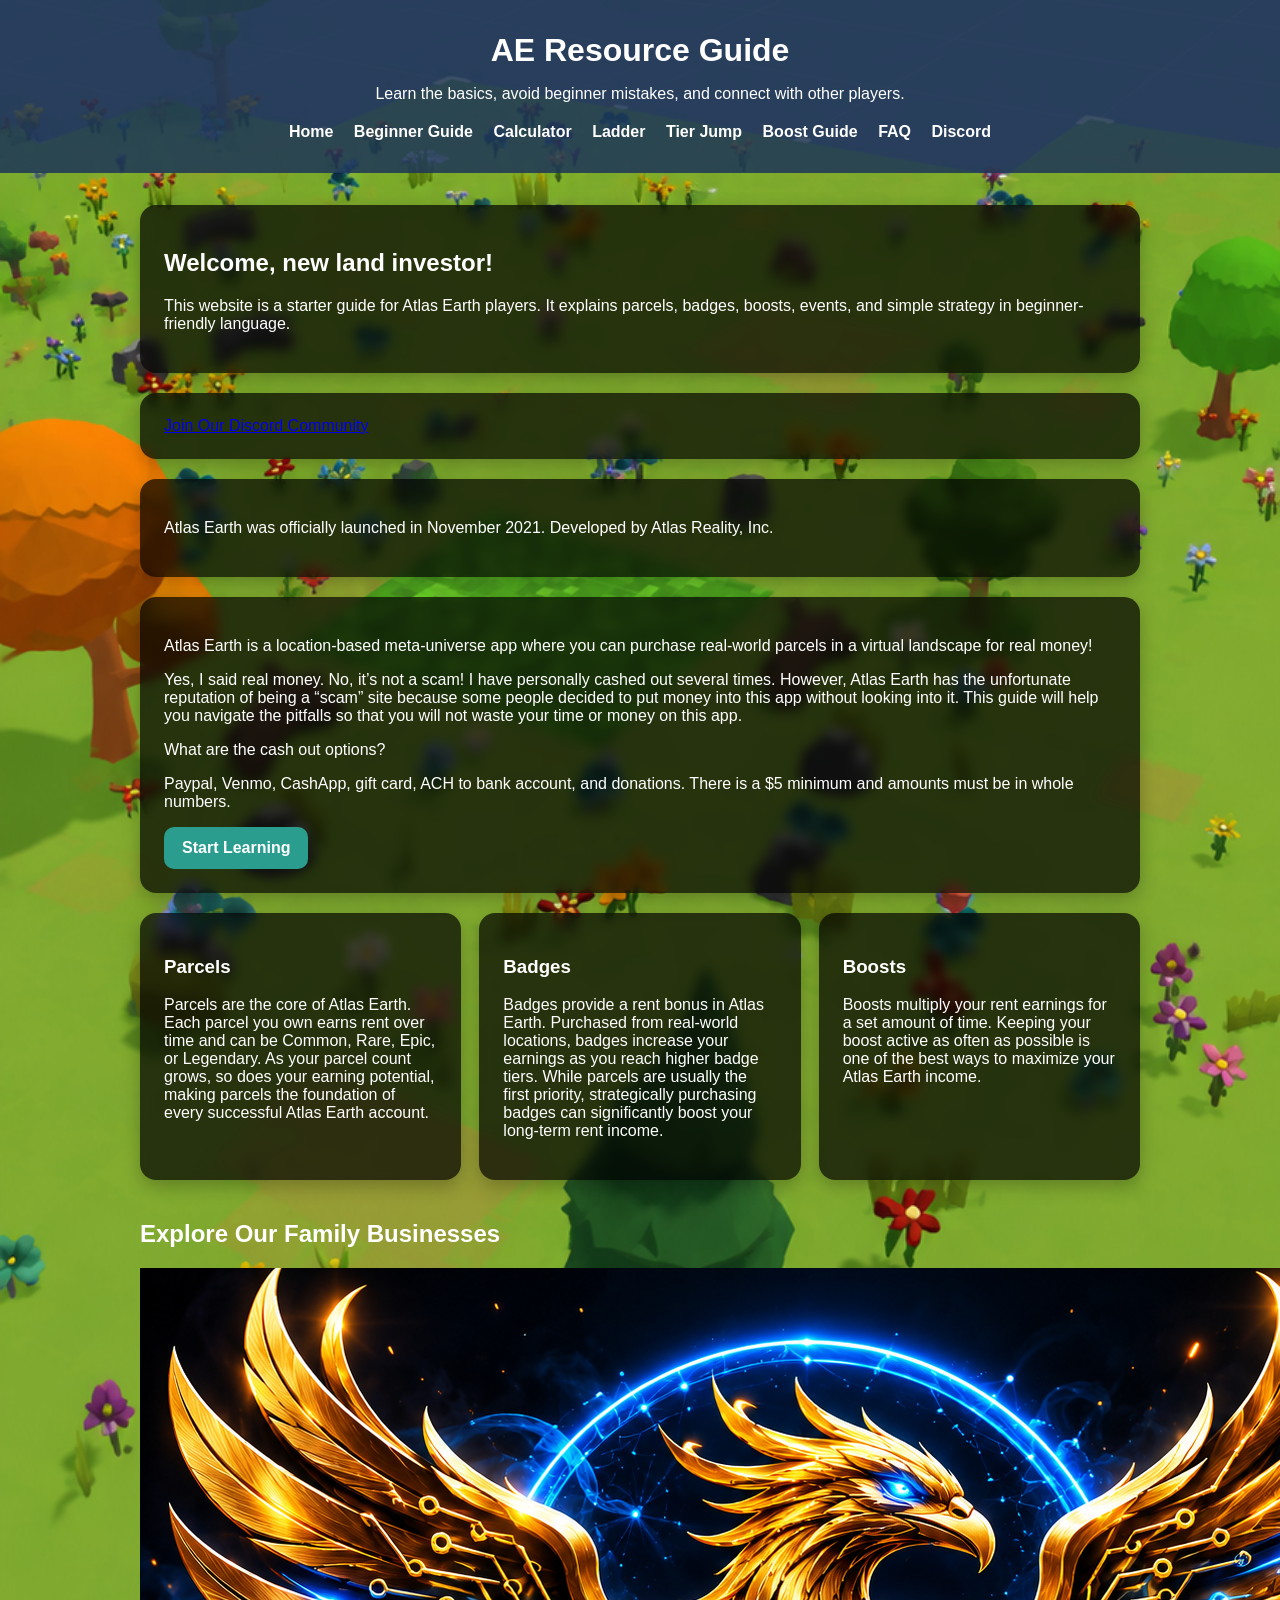
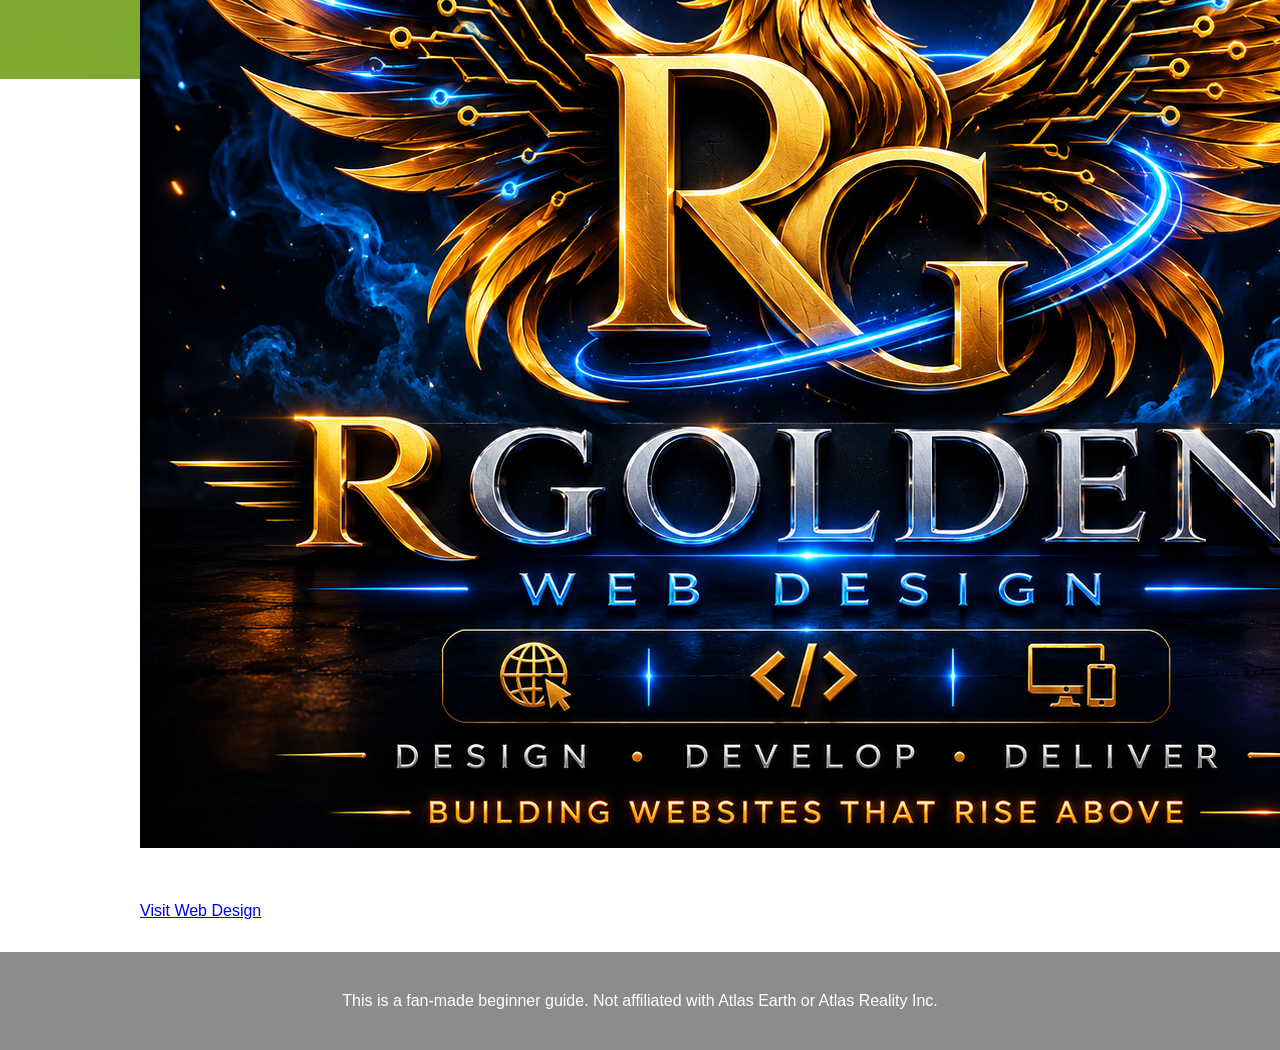
<file: index.html>
<!DOCTYPE html>
<html lang="en">
<head>
  <meta charset="UTF-8" />
  <meta name="viewport" content="width=device-width, initial-scale=1.0" />

  <title>AE Resource Guide | Atlas Earth Calculator, Guides & Tools</title>

<meta name="description" content="AE Resource Guide provides Atlas Earth players with calculators, beginner guides, boost strategies, badge information, and tools to maximize their Atlas Earth experience.">

<meta name="keywords" content="Atlas Earth, Atlas Earth calculator, Atlas Earth guide, Atlas Bucks, Atlas Earth badges, Atlas Earth strategy">

  <meta property="og:title" content="AE Resource Guide | Atlas Earth Tools & Guides">
<meta property="og:description" content="Atlas Earth calculators, guides, strategies, and resources.">
  <meta property="og:image" content="https://aeresourceguide.com/ae-logo.png">
<meta property="og:url" content="https://aeresourceguide.com/">
<meta property="og:type" content="website">

<meta name="twitter:card" content="summary">

<link rel="canonical" href="https://aeresourceguide.com/">
  

    <script type="application/ld+json">
{
  "@context": "https://schema.org",
  "@type": "WebSite",
  "name": "AE Resource Guide",
  "url": "https://aeresourceguide.com/",
  "description": "The ultimate Atlas Earth resource guide featuring calculators, guides, boost strategies, badge information, and tools to help players maximize their Atlas Earth experience.",
  "about": {
    "@type": "VideoGame",
    "name": "Atlas Earth",
    "genre": "Mobile Strategy Game",
    "publisher": {
      "@type": "Organization",
      "name": "Atlas Reality"
    }
  },
  "publisher": {
    "@type": "Organization",
    "name": "AE Resource Guide",
    "url": "https://aeresourceguide.com/"
  }
}
</script>
  
  <!-- Connects the CSS file -->
  <link rel="stylesheet" href="atlas-style.css">
</head>

<body>

  <!-- Website Header -->
  <header class="site-header">

    <h1>AE Resource Guide</h1>

    <p>
      Learn the basics, avoid beginner mistakes,
      and connect with other players.
    </p>

    <!-- Navigation Menu -->
    <nav>
      <a href="index.html">Home</a>
      <a href="guide.html">Beginner Guide</a>
      <a href="calculator.html">Calculator</a>
      <a href="challenge-ladder.html">Ladder</a>
      <a href="tier-jump.html">Tier Jump</a>
      <a href="atlas-boost.html">Boost Guide</a>
      <a href="faq.html">FAQ</a>
      <a href="https://discord.gg/xw7KMxheKb" target="_blank">Discord</a>

    </nav>

  </header>

  <!-- Main Website Content -->
  <main class="container">

    <!-- Hero Section -->
    <section class="hero-card">

      <h2>Welcome, new land investor!</h2>

      <p>
        This website is a starter guide for Atlas Earth players.
        It explains parcels, badges, boosts, events,
        and simple strategy in beginner-friendly language.
      </p>

     </section>

    <section class="card">

  <a href="https://discord.gg/xw7KMxheKb" target="_blank" class="discord-button">
  Join Our Discord Community
</a>

       </section>
     
     <section class="card">

      <p>
        Atlas Earth was officially launched in November 2021. Developed by Atlas Reality, Inc.
      </p>

     </section>

     <section class="card">

      <p>
        Atlas Earth is a location-based meta-universe app where you can purchase real-world parcels in a virtual landscape for real money!
      </p>

      <p>
        Yes, I said real money. No, it’s not a scam! I have personally cashed out several times. However, Atlas Earth has the unfortunate    reputation of being a “scam” site because some people decided to put money into this app without looking into it. This guide will help you navigate the pitfalls so that you will not waste your time or money on this app.
      </p>

      <p>
        What are the cash out options?
      </p>

      <p>
        Paypal, Venmo, CashApp, gift card, ACH to bank account, and donations. There is a $5 minimum and amounts must be in whole numbers.
      </p>
        
      <a class="button" href="guide.html">
        Start Learning
      </a>

    </section>

    <!-- Information Cards -->
    <section class="grid">

      <article class="card">
        <h3>Parcels</h3>

        <p>
          Parcels are the core of Atlas Earth. Each parcel you own earns rent over time and can be Common, Rare, Epic, or Legendary. As     your parcel count grows, so does your earning potential, making parcels the foundation of every successful Atlas Earth account.
        </p>
      </article>

      <article class="card">
        <h3>Badges</h3>

        <p>
          Badges provide a rent bonus in Atlas Earth. Purchased from real-world locations, badges increase your earnings as you reach higher badge tiers. While parcels are usually the first priority, strategically purchasing badges can significantly boost your long-term rent income.
        </p>
      </article>

      <article class="card">
        <h3>Boosts</h3>

        <p>
          Boosts multiply your rent earnings for a set amount of time. Keeping your boost active as often as possible is one of the best ways to maximize your Atlas Earth income.
        </p>
      </article>

    </section>

   <section class="partner-section">
    <h2>Explore Our Family Businesses</h2>

    <div class="partner-grid">

       

        <div class="partner-card">
            <a href="https://rgolden88.github.io/rgoldenwebdesign/" target="_blank">
                <img src="rgolden-logo.png"
                     alt="RGolden Web Design"
                      class="partner-logo web-logo">
            </a>

            <p>
                Professional websites, SEO, and custom web solutions for businesses of all sizes.
            </p>

            <a class="partner-button"
               href="https://rgolden88.github.io/rgoldenwebdesign/"
               target="_blank">
                Visit Web Design
            </a>
        </div>

    </div>
</section>

  </main>

  <!-- Footer -->
  <footer>
    <p>
      This is a fan-made beginner guide.
      Not affiliated with Atlas Earth or Atlas Reality Inc.
    </p>
  </footer>

</body>
</html>
</file>
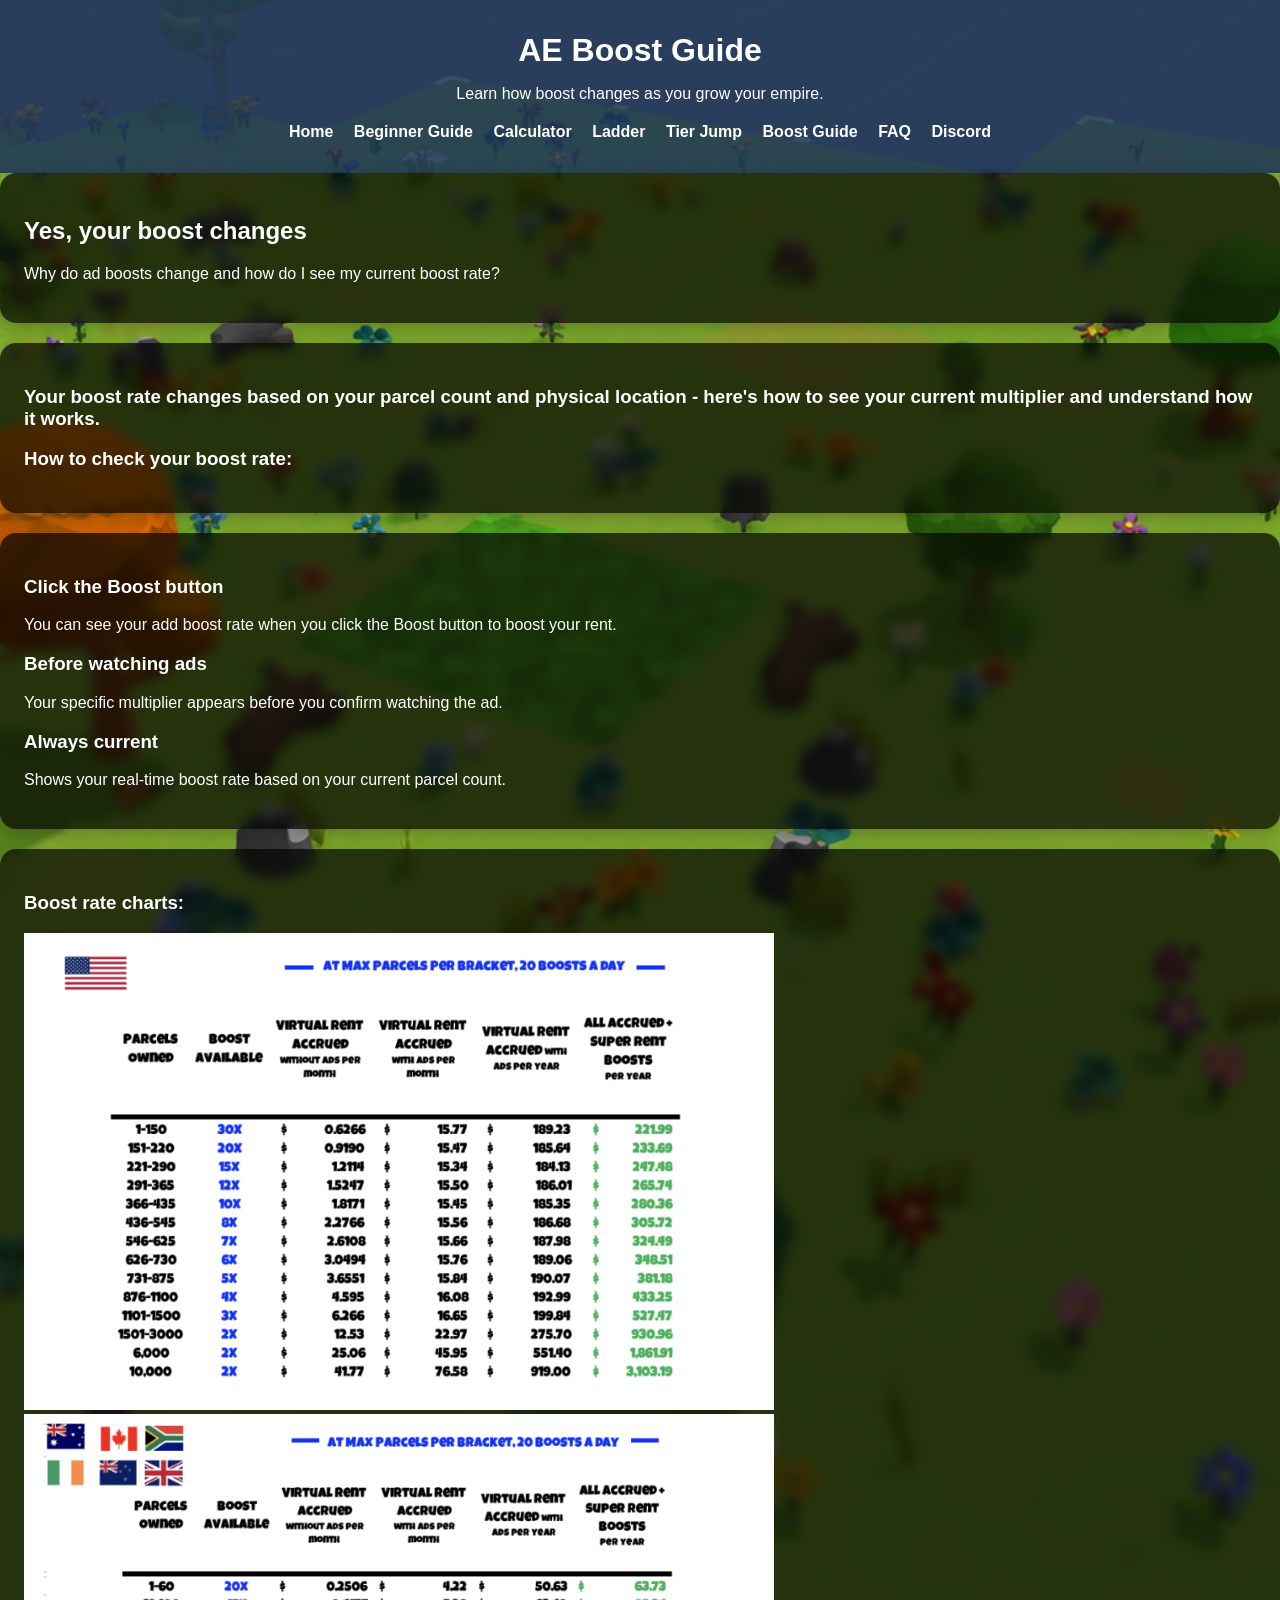
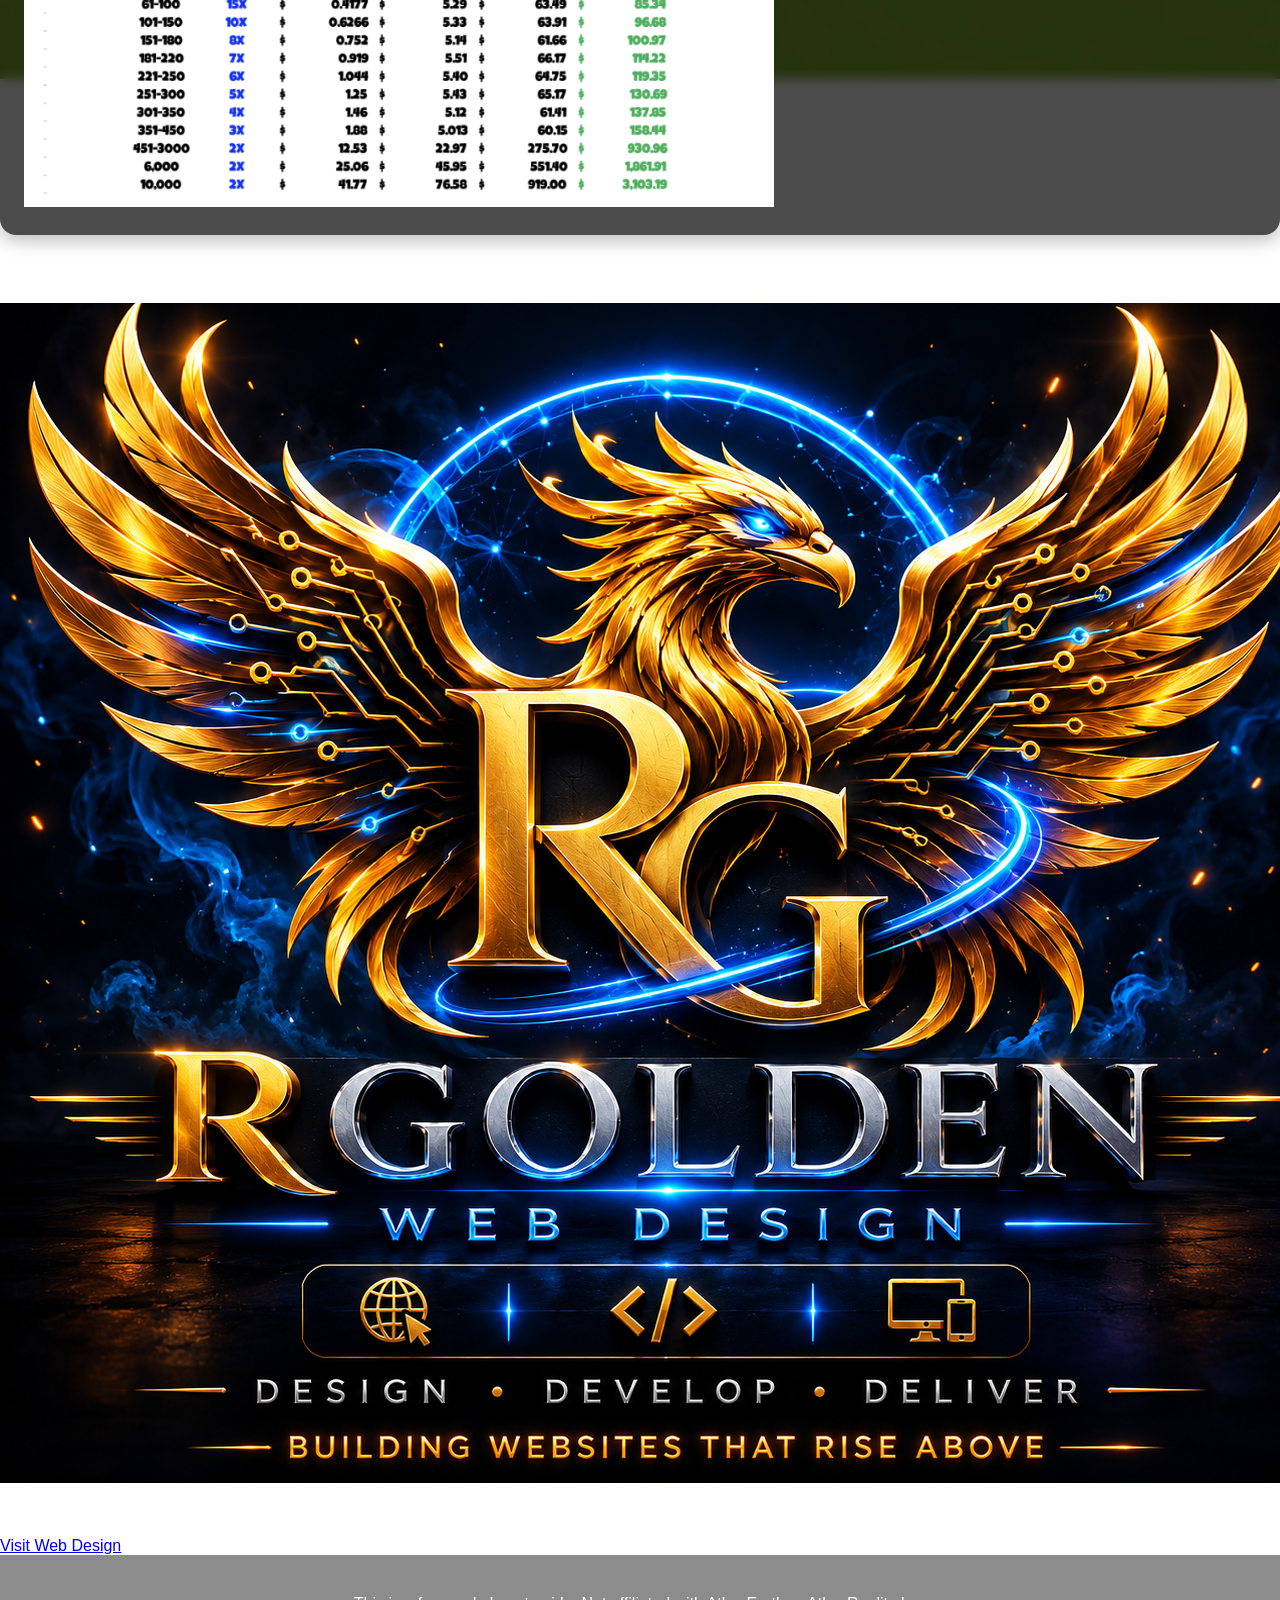
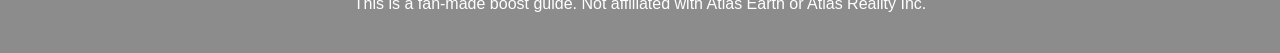
<file: atlas-boost.html>
<!DOCTYPE html>
<html lang="en">
<head>
  <meta charset="UTF-8" />
  <meta name="viewport" content="width=device-width, initial-scale=1.0" />

 <title>Atlas Earth Boost Guide | Maximize Your Earnings</title>

<meta name="description" content="Learn how Atlas Earth boosts work, how long to boost, and strategies to maximize your virtual rent earnings.">

<meta name="keywords" content="Atlas Earth boost guide, Atlas Earth boost multiplier, Atlas Earth earnings boost">

<link rel="canonical" href="https://aeresourceguide.com/atlas-boost.html">

<meta property="og:title" content="AE Resource Guide | Atlas Earth Tools & Guides">
<meta property="og:description" content="Atlas Earth calculators, guides, strategies, and resources.">
<meta property="og:url" content="https://aeresourceguide.com/">
<meta property="og:type" content="website">

<meta name="twitter:card" content="summary">

  <!-- Connects the CSS file -->
  <link rel="stylesheet" href="atlas-style.css">
</head>

<body>

  <!-- Website Header -->
  <header class="site-header">

    <h1>AE Boost Guide</h1>

    <p>
      Learn how boost changes as you grow your empire.
    </p>

    <!-- Navigation Menu -->
    <nav>
      <a href="index.html">Home</a>
      <a href="guide.html">Beginner Guide</a>
      <a href="calculator.html">Calculator</a>
      <a href="ladder.html">Ladder</a>
      <a href="tier-jump.html">Tier Jump</a>
      <a href="atlas-boost.html">Boost Guide</a>
      <a href="faq.html">FAQ</a>
      <a href="https://discord.gg/xw7KMxheKb" target="_blank">Discord</a>
    </nav>

  </header>

<!-- Hero Section -->
    <section class="hero-card">

      <h2>Yes, your boost changes</h2>

      <p>
        Why do ad boosts change and how do I see my current boost rate?
      </p>

    </section>

    <section class="card">

     <h3>Your boost rate changes based on your parcel count and physical location - here's how to see your current multiplier and understand how it works.</h3>

     <h3>How to check your boost rate:</h3>

     </section>

     <section class="card">

      <h3>Click the Boost button</h3>
       <p>You can see your add boost rate when you click the Boost button to boost your rent.</p>

      <h3>Before watching ads</h3>
       <p>Your specific multiplier appears before you confirm watching the ad.</p>

      <h3>Always current</h3>
       <p>Shows your real-time boost rate based on your current parcel count.</p>

      </section>

      <section class="card">

       <h3>Boost rate charts:</h3>

       <img src="USA-boost.png"
     alt="USA Boost"
     style="width:750px;">


       <img src="British-boost.png"
     alt="British Boost"
     style="width:750px;">

      </section>

  <section class="partner-section">
    <h2>Explore Our Family Businesses</h2>

    <div class="partner-grid">

        <div class="partner-card">
            <a href="https://rgolden88.github.io/rgoldenwebdesign/" target="_blank">
                <img src="rgolden-logo.png"
                     alt="RGolden Web Design"
                     class="partner-logo">
            </a>

            <p>
                Professional websites, SEO, and custom web solutions for businesses of all sizes.
            </p>

            <a class="partner-button"
               href="https://rgolden88.github.io/rgoldenwebdesign/"
               target="_blank">
                Visit Web Design
            </a>
        </div>

    </div>
</section>

      </main>

  <!-- Footer -->
  <footer>
    <p>
      This is a fan-made boost guide.
      Not affiliated with Atlas Earth or Atlas Reality Inc.
    </p>
  </footer>

</body>
</html>
</file>
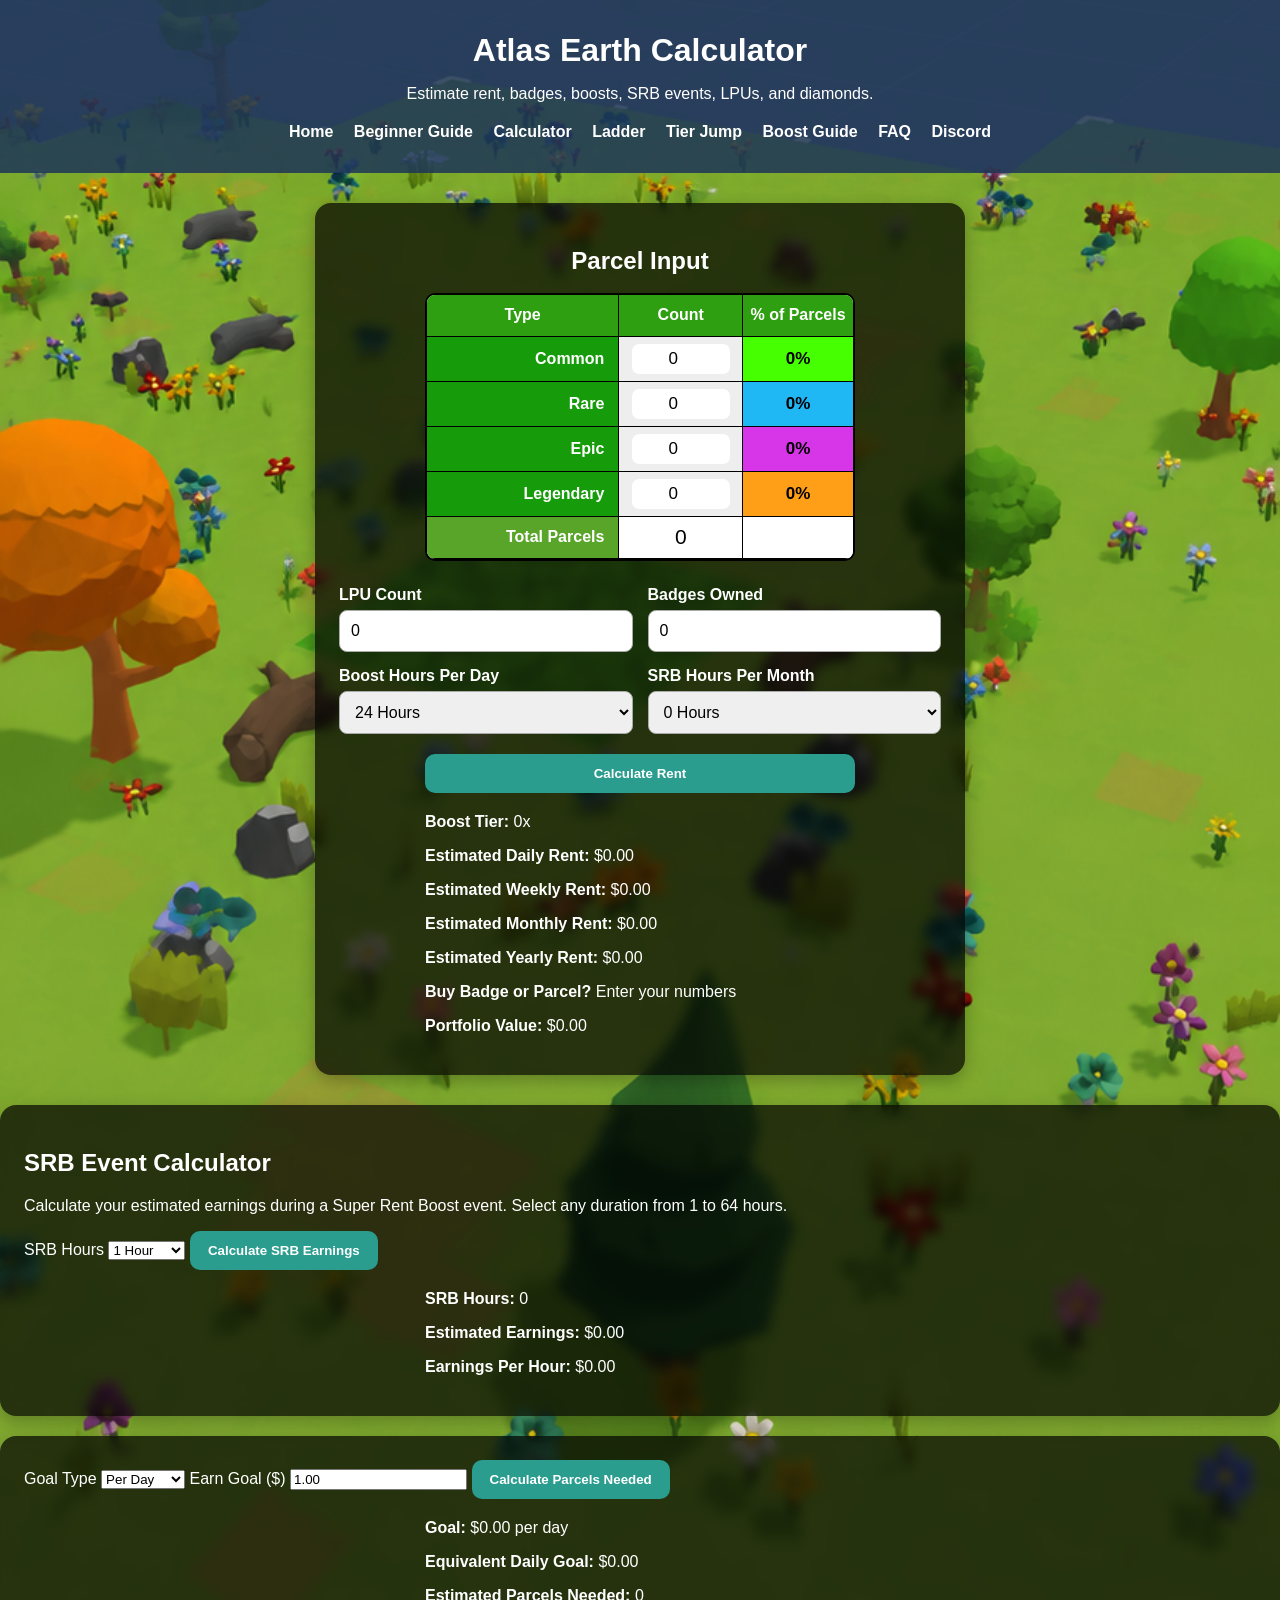
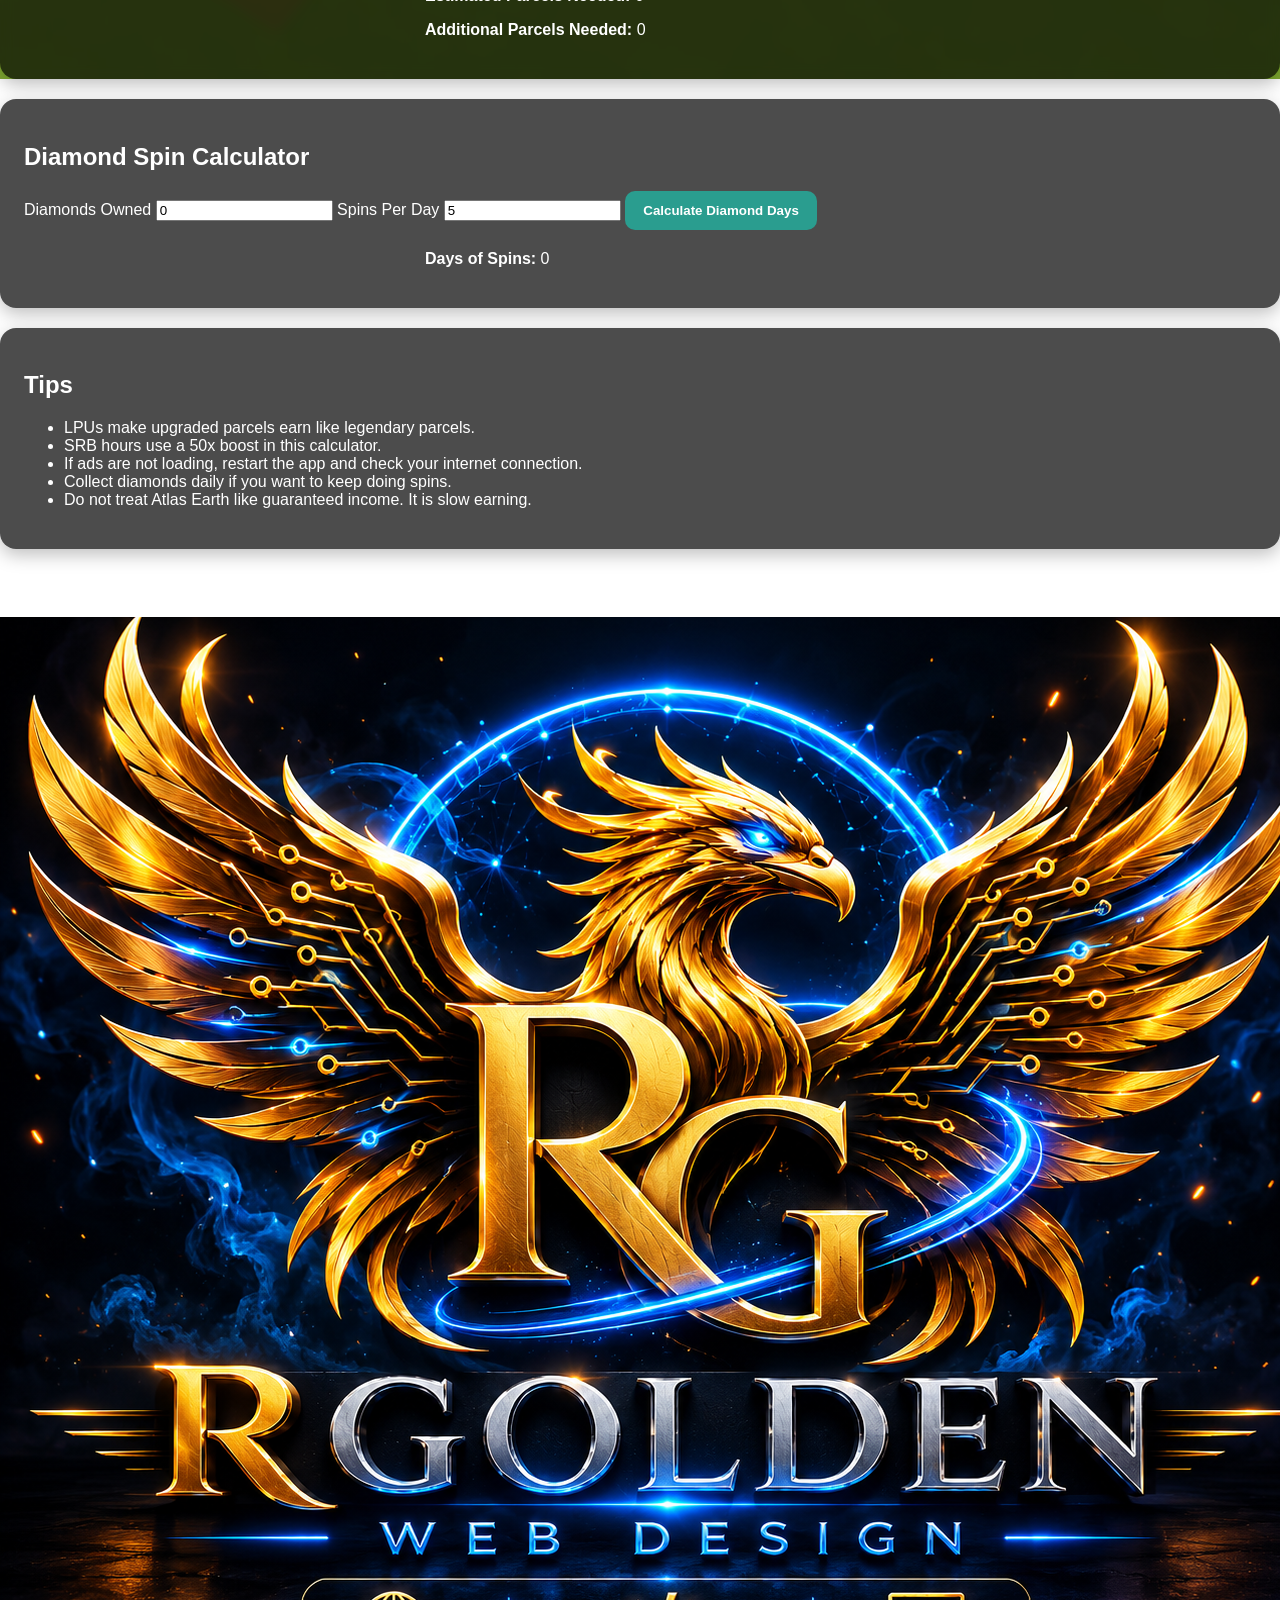
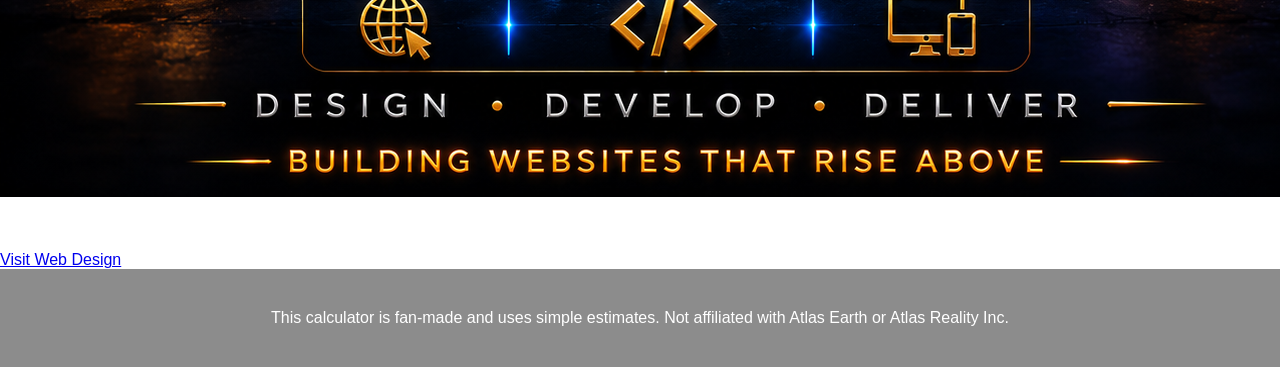
<file: calculator.html>
<!DOCTYPE html>
<html lang="en">
<head>
  <meta charset="UTF-8" />
  <meta name="viewport" content="width=device-width, initial-scale=1.0" />

 <title>Atlas Earth Calculator | Parcel, Rent & Earnings Calculator</title>

<meta name="description" content="Use the free Atlas Earth Calculator to estimate rent earnings, parcel income, boosts, badges, SRB events, and progress toward your goals.">

<meta name="keywords" content="Atlas Earth calculator, Atlas Earth rent calculator, Atlas Earth earnings calculator, Atlas Earth parcel calculator">

<link rel="canonical" href="https://aeresourceguide.com/calculator.html">

<meta property="og:title" content="AE Resource Guide | Atlas Earth Tools & Guides">
<meta property="og:description" content="Atlas Earth calculators, guides, strategies, and resources.">
<meta property="og:url" content="https://aeresourceguide.com/">
<meta property="og:type" content="website">

<meta name="twitter:card" content="summary">

  <link rel="stylesheet" href="atlas-style.css" />
</head>

<body>

  <header class="site-header">
    <h1>Atlas Earth Calculator</h1>
    <p>Estimate rent, badges, boosts, SRB events, LPUs, and diamonds.</p>

    <nav>
      <a href="index.html">Home</a>
      <a href="guide.html">Beginner Guide</a>
      <a href="calculator.html">Calculator</a>
      <a href="challenge-ladder.html">Ladder</a>
      <a href="tier-jump.html">Tier Jump</a>
      <a href="atlas-boost.html">Boost Guide</a>
      <a href="faq.html">FAQ</a>
      <a href="https://discord.gg/xw7KMxheKb" target="_blank">Discord</a>
    </nav>
  </header>

<section class="card parcel-calculator">
  <h2>Parcel Input</h2>

  <div class="parcel-table">

    <div class="table-heading">Type</div>
    <div class="table-heading">Count</div>
    <div class="table-heading">% of Parcels</div>

    <div class="parcel-type common-label">Common</div>

    <div class="parcel-count">
      <input
        id="commonParcels"
        type="number"
        value="0"
        min="0"
      >
    </div>

    <div class="parcel-percent common-percent">
      <span id="commonPercent">0%</span>
    </div>

    <div class="parcel-type rare-label">Rare</div>

    <div class="parcel-count">
      <input
        id="rareParcels"
        type="number"
        value="0"
        min="0"
      >
    </div>

    <div class="parcel-percent rare-percent">
      <span id="rarePercent">0%</span>
    </div>

    <div class="parcel-type epic-label">Epic</div>

    <div class="parcel-count">
      <input
        id="epicParcels"
        type="number"
        value="0"
        min="0"
      >
    </div>

    <div class="parcel-percent epic-percent">
      <span id="epicPercent">0%</span>
    </div>

    <div class="parcel-type legendary-label">
      Legendary
    </div>

    <div class="parcel-count">
      <input
        id="legendaryParcels"
        type="number"
        value="0"
        min="0"
      >
    </div>

    <div class="parcel-percent legendary-percent">
      <span id="legendaryPercent">0%</span>
    </div>

    <div class="total-label">Total Parcels</div>

    <div class="total-count">
      <span id="totalParcels">0</span>
    </div>

    <div class="total-empty"></div>

  </div>

  <div class="extra-input-grid">

    <div class="input-group">
      <label for="lpuCount">LPU Count</label>
      <input id="lpuCount" type="number" value="0" min="0">
    </div>

    <div class="input-group">
      <label for="badgesOwned">Badges Owned</label>
      <input id="badgesOwned" type="number" value="0" min="0">
    </div>

    <div class="input-group">
      <label for="boostHours">Boost Hours Per Day</label>
      <select id="boostHours">
        <option value="0">0 Hours</option>
        <option value="0.5">0.5 Hours</option>
        <option value="1">1 Hour</option>
        <option value="1.5">1.5 Hours</option>
        <option value="2">2 Hours</option>
        <option value="2.5">2.5 Hours</option>
        <option value="3">3 Hours</option>
        <option value="3.5">3.5 Hours</option>
        <option value="4">4 Hours</option>
        <option value="4.5">4.5 Hours</option>
        <option value="5">5 Hours</option>
        <option value="5.5">5.5 Hours</option>
        <option value="6">6 Hours</option>
        <option value="6.5">6.5 Hours</option>
        <option value="7">7 Hours</option>
        <option value="7.5">7.5 Hours</option>
        <option value="8">8 Hours</option>
        <option value="8.5">8.5 Hours</option>
        <option value="9">9 Hours</option>
        <option value="9.5">9.5 Hours</option>
        <option value="10">10 Hours</option>
        <option value="10.5">10.5 Hours</option>
        <option value="11">11 Hours</option>
        <option value="11.5">11.5 Hours</option>
        <option value="12">12 Hours</option>
        <option value="12.5">12.5 Hours</option>
        <option value="13">13 Hours</option>
        <option value="13.5">13.5 Hours</option>
        <option value="14">14 Hours</option>
        <option value="14.5">14.5 Hours</option>
        <option value="15">15 Hours</option>
        <option value="15.5">15.5 Hours</option>
        <option value="16">16 Hours</option>
        <option value="16.5">16.5 Hours</option>
        <option value="17">17 Hours</option>
        <option value="17.5">17.5 Hours</option>
        <option value="18">18 Hours</option>
        <option value="18.5">18.5 Hours</option>
        <option value="19">19 Hours</option>
        <option value="19.5">19.5 Hours</option>
        <option value="20">20 Hours</option>
        <option value="20.5">20.5 Hours</option>
        <option value="21">21 Hours</option>
        <option value="21.5">21.5 Hours</option>
        <option value="22">22 Hours</option>
        <option value="22.5">22.5 Hours</option>
        <option value="23">23 Hours</option>
        <option value="23.5">23.5 Hours</option>
        <option value="24" selected>24 Hours</option>
      </select>
    </div>

    <div class="input-group">
      <label for="srbHours">SRB Hours Per Month</label>
      <select id="srbHours">
        <option value="0">0 Hours</option>
        <option value="8">8 Hours</option>
        <option value="16">16 Hours</option>
        <option value="24">24 Hours</option>
        <option value="32">32 Hours</option>
        <option value="40">40 Hours</option>
        <option value="48">48 Hours</option>
        <option value="56">56 Hours</option>
        <option value="64">64 Hours</option>
      </select>
    </div>

  </div>

  <button id="calculateRent">
    Calculate Rent
  </button>

  <div class="result-box">
    <p>
      <strong>Boost Tier:</strong>
      <span id="boostTier">0x</span>
    </p>

    <p>
      <strong>Estimated Daily Rent:</strong>
      $<span id="dailyRent">0.00</span>
    </p>

    <p>
      <strong>Estimated Weekly Rent:</strong>
      $<span id="weeklyRent">0.00</span>
    </p>

    <p>
      <strong>Estimated Monthly Rent:</strong>
      $<span id="monthlyRent">0.00</span>
    </p>

    <p>
      <strong>Estimated Yearly Rent:</strong>
      $<span id="yearlyRent">0.00</span>
    </p>

        <p><strong>Buy Badge or Parcel?</strong> <span id="buySuggestion">Enter your numbers</span></p>
        <p><strong>Portfolio Value:</strong> $<span id="portfolioValue">0.00</span></p>
      </div>
    </section>

   <section class="card">

    <h2>SRB Event Calculator</h2>

    <p>
        Calculate your estimated earnings during a Super Rent Boost event.
        Select any duration from 1 to 64 hours.
    </p>

    <label for="srbHoursOnly">SRB Hours</label>

    <select id="srbHoursOnly"></select>

    <button id="calculateSRBOnly">
        Calculate SRB Earnings
    </button>

    <div class="result-box">

        <p>
            <strong>SRB Hours:</strong>
            <span id="displaySRBHours">0</span>
        </p>

        <p>
            <strong>Estimated Earnings:</strong>
            $<span id="srbOnlyResult">0.00</span>
        </p>

        <p>
            <strong>Earnings Per Hour:</strong>
            $<span id="srbPerHour">0.00</span>
        </p>

    </div>

</section>

  <section class="card">

  <label>Goal Type</label>
<select id="goalType">
    <option value="hour">Per Hour</option>
    <option value="day" selected>Per Day</option>
    <option value="week">Per Week</option>
    <option value="month">Per Month</option>
    <option value="year">Per Year</option>
</select>

<label>Earn Goal ($)</label>
<input id="dailyGoal" type="number" value="1.00" step="0.01" />

<button id="calculateGoal">Calculate Parcels Needed</button>

<div class="result-box">
    <p><strong>Goal:</strong> $<span id="goalAmount">0.00</span> <span id="goalLabel">per day</span></p>

    <p><strong>Equivalent Daily Goal:</strong>
        $<span id="dailyEquivalent">0.00</span>
    </p>

    <p><strong>Estimated Parcels Needed:</strong>
        <span id="goalParcelsNeeded">0</span>
    </p>

    <p><strong>Additional Parcels Needed:</strong>
        <span id="additionalParcelsNeeded">0</span>
    </p>
  </section>
</div>


    <section class="card">
      <h2>Diamond Spin Calculator</h2>

      <label>Diamonds Owned</label>
      <input id="diamondsOwned" type="number" value="0" />

      <label>Spins Per Day</label>
      <input id="spinsPerDay" type="number" value="5" />

      <button id="calculateDiamonds">Calculate Diamond Days</button>

      <div class="result-box">
        <p><strong>Days of Spins:</strong> <span id="diamondDays">0</span></p>
      </div>
    </section>

    <section class="card">
      <h2>Tips</h2>

      <ul>
        <li>LPUs make upgraded parcels earn like legendary parcels.</li>
        <li>SRB hours use a 50x boost in this calculator.</li>
        <li>If ads are not loading, restart the app and check your internet connection.</li>
        <li>Collect diamonds daily if you want to keep doing spins.</li>
        <li>Do not treat Atlas Earth like guaranteed income. It is slow earning.</li>
      </ul>
    </section>

  <section class="partner-section">
    <h2>Explore Our Family Businesses</h2>

    <div class="partner-grid">

        <div class="partner-card">
            <a href="https://rgolden88.github.io/rgoldenwebdesign/" target="_blank">
                <img src="rgolden-logo.png"
                     alt="RGolden Web Design"
                      class="partner-logo web-logo">
            </a>

            <p>
                Professional websites, SEO, and custom web solutions for businesses of all sizes.
            </p>

            <a class="partner-button"
               href="https://rgolden88.github.io/rgoldenwebdesign/"
               target="_blank">
                Visit Web Design
            </a>
        </div>

    </div>
</section>

  </main>

  <footer>
    <p>
     This calculator is fan-made and uses simple estimates.
     Not affiliated with Atlas Earth or Atlas Reality Inc.
    </p>
  </footer>

  <script src="calculator.js"></script>

</body>
</html>
</file>
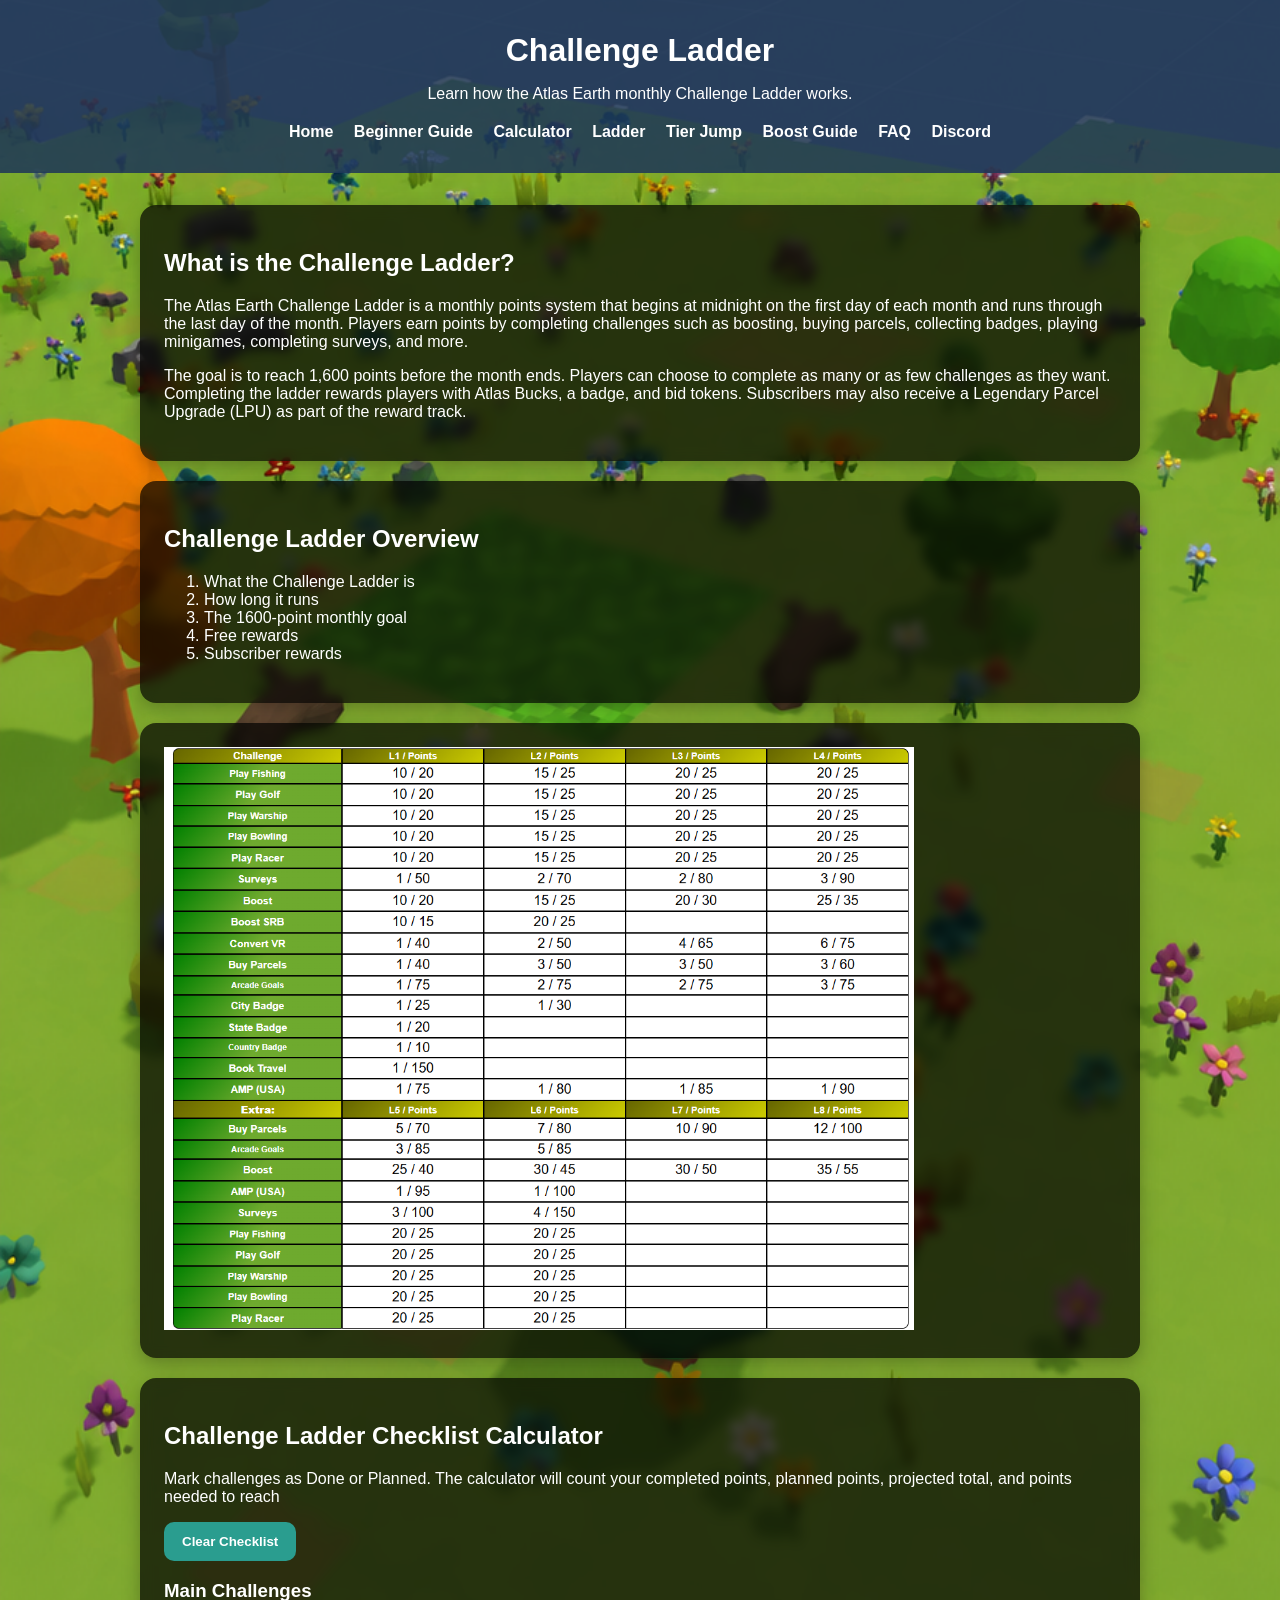
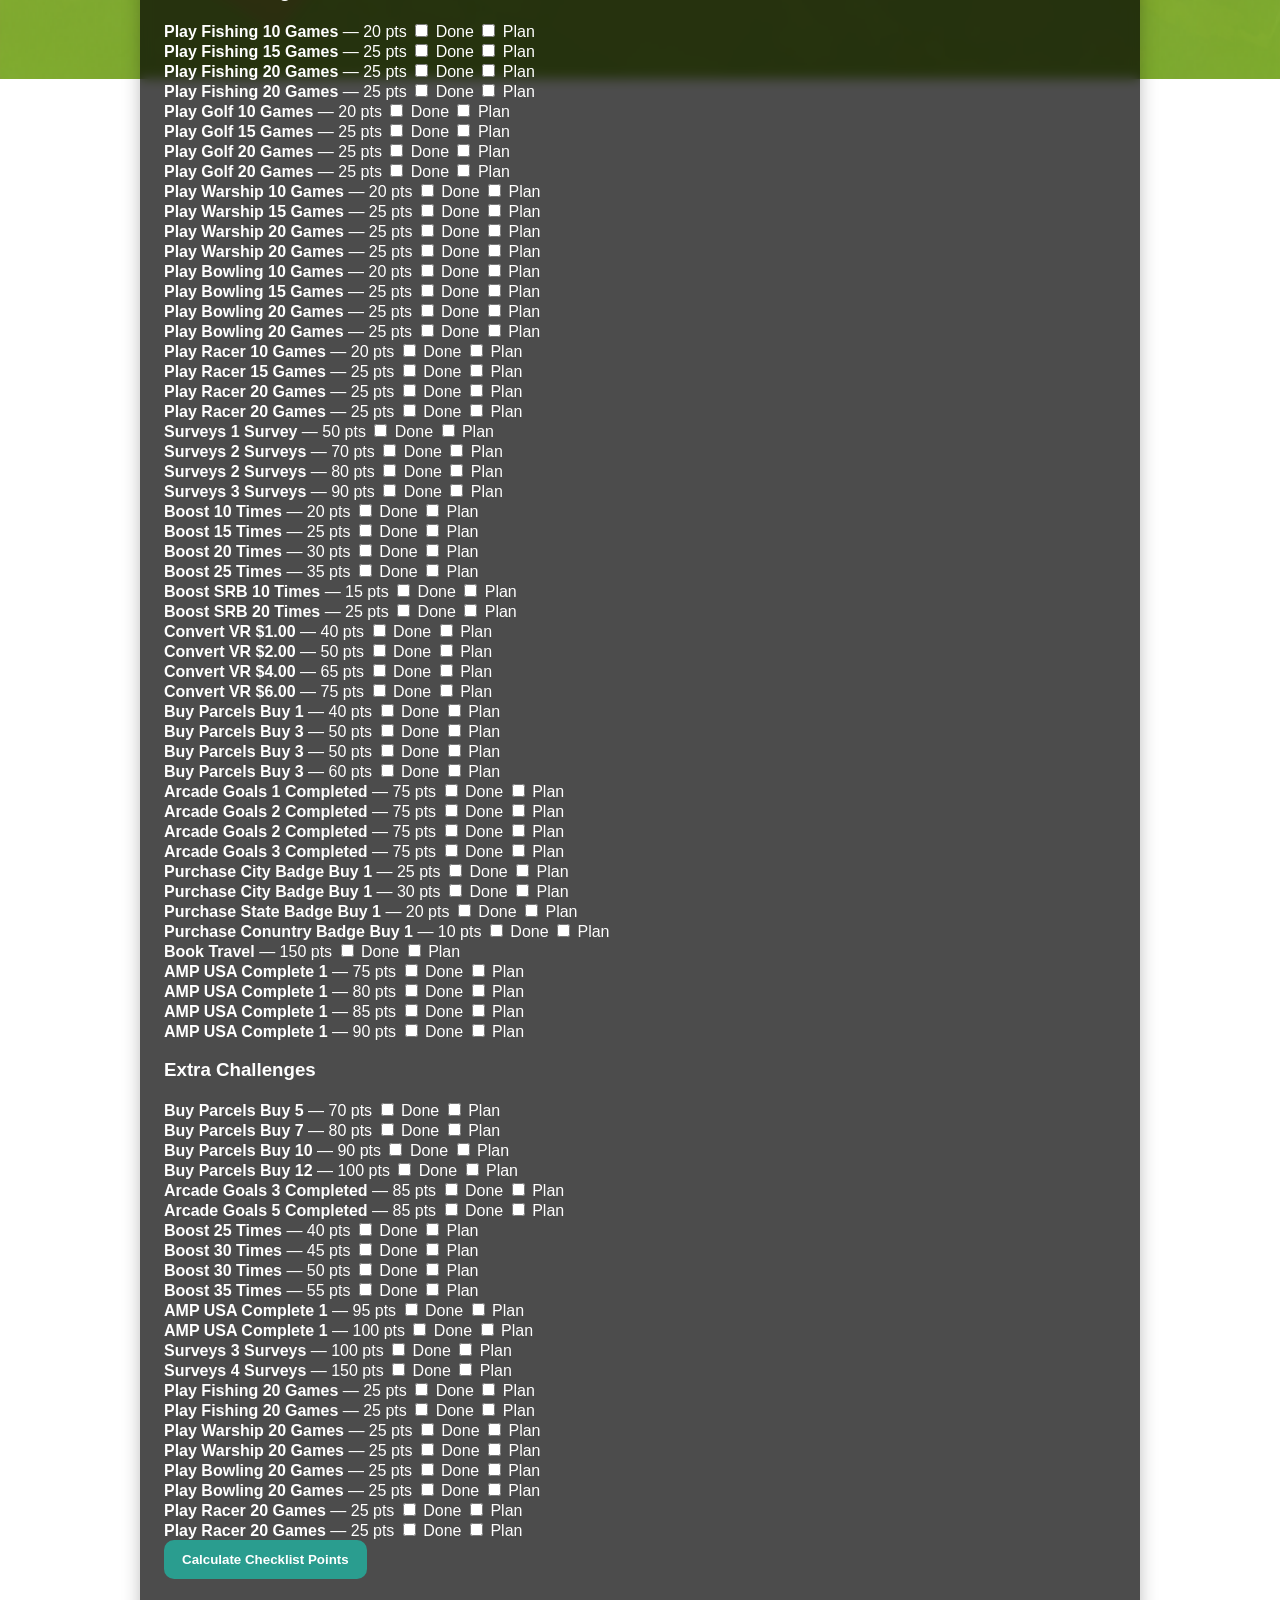
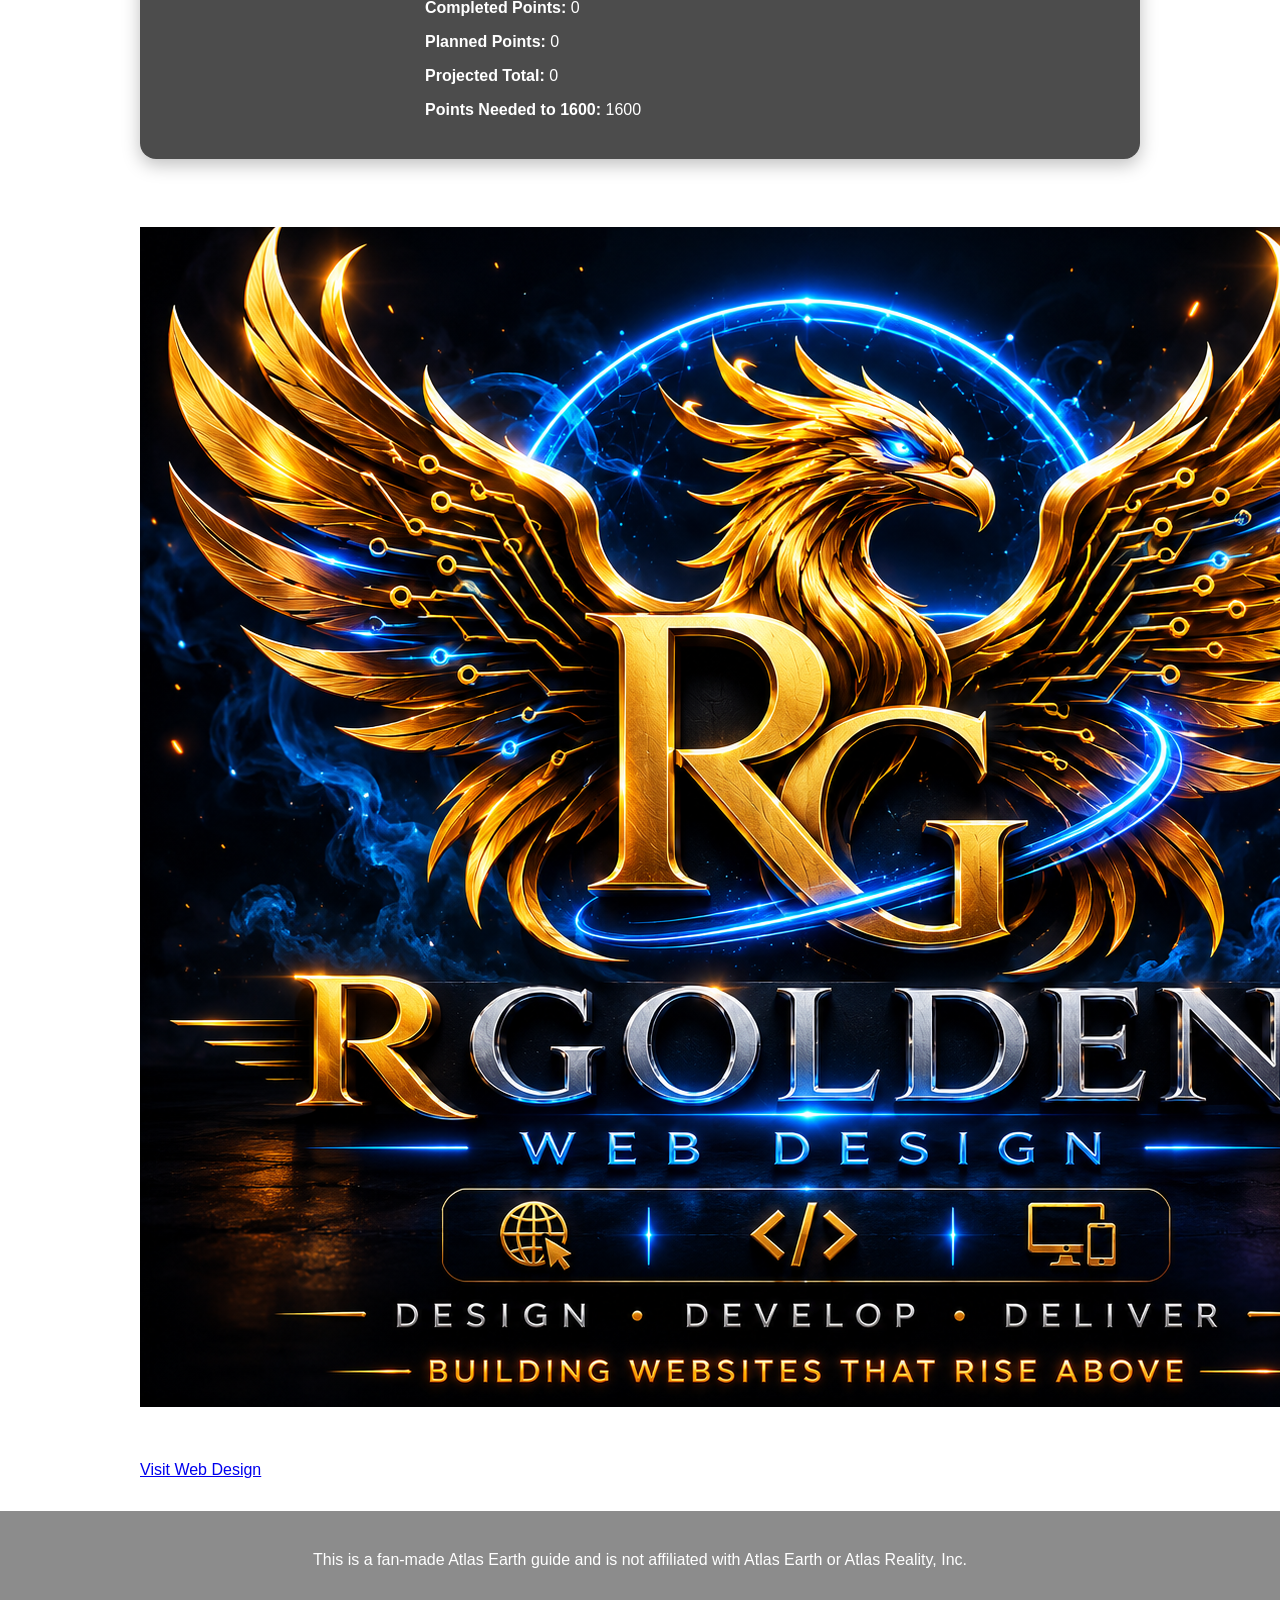
<file: challenge-ladder.html>
<!DOCTYPE html>
<html lang="en">
<head>
  <meta charset="UTF-8">
  <meta name="viewport" content="width=device-width, initial-scale=1.0">
 <title>Atlas Earth Challenge Ladder Guide | Rewards & Strategy</title>

<meta name="description" content="Learn about the Atlas Earth Challenge Ladder, rewards, points, strategies, and how to maximize your monthly progress.">

<meta name="keywords" content="Atlas Earth ladder, Atlas Earth challenge ladder, Atlas Earth rewards, Atlas Earth strategy">

<link rel="canonical" href="https://aeresourceguide.com/ladder.html">

<meta property="og:title" content="AE Resource Guide | Atlas Earth Tools & Guides">
<meta property="og:description" content="Atlas Earth calculators, guides, strategies, and resources.">
<meta property="og:url" content="https://aeresourceguide.com/">
<meta property="og:type" content="website">

<meta name="twitter:card" content="summary">

  <link rel="stylesheet" href="atlas-style.css">
</head>

<body>

  <header class="site-header">

    <h1>Challenge Ladder</h1>

    <p>
      Learn how the Atlas Earth monthly Challenge Ladder works.
    </p>

    <nav>
      <a href="index.html">Home</a>
      <a href="guide.html">Beginner Guide</a>
      <a href="calculator.html">Calculator</a>
      <a href="challenge-ladder.html">Ladder</a>
      <a href="tier-jump.html">Tier Jump</a>
      <a href="atlas-boost.html">Boost Guide</a>
      <a href="faq.html">FAQ</a>
      <a href="https://discord.gg/xw7KMxheKb" target="_blank">Discord</a>
    </nav>

  </header>

  <main class="container">

   <section class="card">

      <h2>What is the Challenge Ladder?</h2>

      <p>
        The Atlas Earth Challenge Ladder is a monthly points system that begins at midnight on the first day of each month and runs through the last day of the month. Players earn points by completing challenges such as boosting, buying parcels, collecting badges, playing minigames, completing surveys, and more.
      </p>

      <p>
        The goal is to reach 1,600 points before the month ends. Players can choose to complete as many or as few challenges as they want. Completing the ladder rewards players with Atlas Bucks, a badge, and bid tokens. Subscribers may also receive a Legendary Parcel Upgrade (LPU) as part of the reward track.
      </p>

    </section>

    <section class="card">

      <h2>Challenge Ladder Overview</h2>

      <ol>
        <li>What the Challenge Ladder is</li>
        <li>How long it runs</li>
        <li>The 1600-point monthly goal</li>
        <li>Free rewards</li>
        <li>Subscriber rewards</li>
      </ol>

    </section>

<section class="card">

     <img src="challenge.png"
     alt="Challenge Ladder"
     style="width:750px;"> 

</section>

<section class="card">
  <h2>Challenge Ladder Checklist Calculator</h2>

  <p>
    Mark challenges as Done or Planned. The calculator will count your completed points,
    planned points, projected total, and points needed to reach
   </p>

  <button id="clearChecklist">Clear Checklist</button>

  <h3>Main Challenges</h3>

  <div class="checklist">

    <div class="challenge-item"><strong>Play Fishing 10 Games</strong> — 20 pts
      <label><input type="checkbox" class="done-challenge" data-points="20"> Done</label>
      <label><input type="checkbox" class="planned-challenge" data-points="20"> Plan</label>
    </div>

    <div class="challenge-item"><strong>Play Fishing 15 Games</strong> — 25 pts
      <label><input type="checkbox" class="done-challenge" data-points="25"> Done</label>
      <label><input type="checkbox" class="planned-challenge" data-points="25"> Plan</label>
    </div>

    <div class="challenge-item"><strong>Play Fishing 20 Games</strong> — 25 pts
      <label><input type="checkbox" class="done-challenge" data-points="25"> Done</label>
      <label><input type="checkbox" class="planned-challenge" data-points="25"> Plan</label>
    </div>

    <div class="challenge-item"><strong>Play Fishing 20 Games</strong> — 25 pts
      <label><input type="checkbox" class="done-challenge" data-points="25"> Done</label>
      <label><input type="checkbox" class="planned-challenge" data-points="25"> Plan</label>
    </div>

    <div class="challenge-item"><strong>Play Golf 10 Games</strong> — 20 pts
      <label><input type="checkbox" class="done-challenge" data-points="20"> Done</label>
      <label><input type="checkbox" class="planned-challenge" data-points="20"> Plan</label>
    </div>

    <div class="challenge-item"><strong>Play Golf 15 Games</strong> — 25 pts
      <label><input type="checkbox" class="done-challenge" data-points="25"> Done</label>
      <label><input type="checkbox" class="planned-challenge" data-points="25"> Plan</label>
    </div>

    <div class="challenge-item"><strong>Play Golf 20 Games</strong> — 25 pts
      <label><input type="checkbox" class="done-challenge" data-points="25"> Done</label>
      <label><input type="checkbox" class="planned-challenge" data-points="25"> Plan</label>
    </div>

    <div class="challenge-item"><strong>Play Golf 20 Games</strong> — 25 pts
      <label><input type="checkbox" class="done-challenge" data-points="25"> Done</label>
      <label><input type="checkbox" class="planned-challenge" data-points="25"> Plan</label>
    </div>

    <div class="challenge-item"><strong>Play Warship 10 Games</strong> — 20 pts
      <label><input type="checkbox" class="done-challenge" data-points="20"> Done</label>
      <label><input type="checkbox" class="planned-challenge" data-points="20"> Plan</label>
    </div>

    <div class="challenge-item"><strong>Play Warship 15 Games</strong> — 25 pts
      <label><input type="checkbox" class="done-challenge" data-points="25"> Done</label>
      <label><input type="checkbox" class="planned-challenge" data-points="25"> Plan</label>
    </div>

    <div class="challenge-item"><strong>Play Warship 20 Games</strong> — 25 pts
      <label><input type="checkbox" class="done-challenge" data-points="25"> Done</label>
      <label><input type="checkbox" class="planned-challenge" data-points="25"> Plan</label>
    </div>

    <div class="challenge-item"><strong>Play Warship 20 Games</strong> — 25 pts
      <label><input type="checkbox" class="done-challenge" data-points="25"> Done</label>
      <label><input type="checkbox" class="planned-challenge" data-points="25"> Plan</label>
    </div>

    <div class="challenge-item"><strong>Play Bowling 10 Games</strong> — 20 pts
      <label><input type="checkbox" class="done-challenge" data-points="20"> Done</label>
      <label><input type="checkbox" class="planned-challenge" data-points="20"> Plan</label>
    </div>

    <div class="challenge-item"><strong>Play Bowling 15 Games</strong> — 25 pts
      <label><input type="checkbox" class="done-challenge" data-points="25"> Done</label>
      <label><input type="checkbox" class="planned-challenge" data-points="25"> Plan</label>
    </div>

    <div class="challenge-item"><strong>Play Bowling 20 Games</strong> — 25 pts
      <label><input type="checkbox" class="done-challenge" data-points="25"> Done</label>
      <label><input type="checkbox" class="planned-challenge" data-points="25"> Plan</label>
    </div>

    <div class="challenge-item"><strong>Play Bowling 20 Games</strong> — 25 pts
      <label><input type="checkbox" class="done-challenge" data-points="25"> Done</label>
      <label><input type="checkbox" class="planned-challenge" data-points="25"> Plan</label>
    </div>

    <div class="challenge-item"><strong>Play Racer 10 Games</strong> — 20 pts
      <label><input type="checkbox" class="done-challenge" data-points="20"> Done</label>
      <label><input type="checkbox" class="planned-challenge" data-points="20"> Plan</label>
    </div>

    <div class="challenge-item"><strong>Play Racer 15 Games</strong> — 25 pts
      <label><input type="checkbox" class="done-challenge" data-points="25"> Done</label>
      <label><input type="checkbox" class="planned-challenge" data-points="25"> Plan</label>
    </div>

    <div class="challenge-item"><strong>Play Racer 20 Games</strong> — 25 pts
      <label><input type="checkbox" class="done-challenge" data-points="25"> Done</label>
      <label><input type="checkbox" class="planned-challenge" data-points="25"> Plan</label>
    </div>
    
    <div class="challenge-item"><strong>Play Racer 20 Games</strong> — 25 pts
      <label><input type="checkbox" class="done-challenge" data-points="25"> Done</label>
      <label><input type="checkbox" class="planned-challenge" data-points="25"> Plan</label>
    </div>

    <div class="challenge-item"><strong>Surveys 1 Survey</strong> — 50 pts
      <label><input type="checkbox" class="done-challenge" data-points="50"> Done</label>
      <label><input type="checkbox" class="planned-challenge" data-points="50"> Plan</label>
    </div>

    <div class="challenge-item"><strong>Surveys 2 Surveys</strong> — 70 pts
      <label><input type="checkbox" class="done-challenge" data-points="70"> Done</label>
      <label><input type="checkbox" class="planned-challenge" data-points="70"> Plan</label>
    </div>

    <div class="challenge-item"><strong>Surveys 2 Surveys</strong> — 80 pts
      <label><input type="checkbox" class="done-challenge" data-points="80"> Done</label>
      <label><input type="checkbox" class="planned-challenge" data-points="80"> Plan</label>
    </div>

    <div class="challenge-item"><strong>Surveys 3 Surveys</strong> — 90 pts
      <label><input type="checkbox" class="done-challenge" data-points="90"> Done</label>
      <label><input type="checkbox" class="planned-challenge" data-points="90"> Plan</label>
    </div>

    <div class="challenge-item"><strong>Boost 10 Times</strong> — 20 pts
      <label><input type="checkbox" class="done-challenge" data-points="20"> Done</label>
      <label><input type="checkbox" class="planned-challenge" data-points="20"> Plan</label>
    </div>

    <div class="challenge-item"><strong>Boost 15 Times</strong> — 25 pts
      <label><input type="checkbox" class="done-challenge" data-points="25"> Done</label>
      <label><input type="checkbox" class="planned-challenge" data-points="25"> Plan</label>
    </div>

    <div class="challenge-item"><strong>Boost 20 Times</strong> — 30 pts
      <label><input type="checkbox" class="done-challenge" data-points="30"> Done</label>
      <label><input type="checkbox" class="planned-challenge" data-points="30"> Plan</label>
    </div>

    <div class="challenge-item"><strong>Boost 25 Times</strong> — 35 pts
      <label><input type="checkbox" class="done-challenge" data-points="35"> Done</label>
      <label><input type="checkbox" class="planned-challenge" data-points="35"> Plan</label>
    </div>

    <div class="challenge-item"><strong>Boost SRB 10 Times</strong> — 15 pts
      <label><input type="checkbox" class="done-challenge" data-points="15"> Done</label>
      <label><input type="checkbox" class="planned-challenge" data-points="15"> Plan</label>
    </div>

    <div class="challenge-item"><strong>Boost SRB 20 Times</strong> — 25 pts
      <label><input type="checkbox" class="done-challenge" data-points="25"> Done</label>
      <label><input type="checkbox" class="planned-challenge" data-points="25"> Plan</label>
    </div>

    <div class="challenge-item"><strong>Convert VR $1.00</strong> — 40 pts
      <label><input type="checkbox" class="done-challenge" data-points="40"> Done</label>
      <label><input type="checkbox" class="planned-challenge" data-points="40"> Plan</label>
    </div>

    <div class="challenge-item"><strong>Convert VR $2.00</strong> — 50 pts
      <label><input type="checkbox" class="done-challenge" data-points="50"> Done</label>
      <label><input type="checkbox" class="planned-challenge" data-points="50"> Plan</label>
    </div>

    <div class="challenge-item"><strong>Convert VR $4.00</strong> — 65 pts
      <label><input type="checkbox" class="done-challenge" data-points="65"> Done</label>
      <label><input type="checkbox" class="planned-challenge" data-points="65"> Plan</label>
    </div>

    <div class="challenge-item"><strong>Convert VR $6.00</strong> — 75 pts
      <label><input type="checkbox" class="done-challenge" data-points="75"> Done</label>
      <label><input type="checkbox" class="planned-challenge" data-points="75"> Plan</label>
    </div>

    <div class="challenge-item"><strong>Buy Parcels Buy 1</strong> — 40 pts
      <label><input type="checkbox" class="done-challenge" data-points="40"> Done</label>
      <label><input type="checkbox" class="planned-challenge" data-points="40"> Plan</label>
    </div>

    <div class="challenge-item"><strong>Buy Parcels Buy 3</strong> — 50 pts
      <label><input type="checkbox" class="done-challenge" data-points="50"> Done</label>
      <label><input type="checkbox" class="planned-challenge" data-points="50"> Plan</label>
    </div>

    <div class="challenge-item"><strong>Buy Parcels Buy 3</strong> — 50 pts
      <label><input type="checkbox" class="done-challenge" data-points="50"> Done</label>
      <label><input type="checkbox" class="planned-challenge" data-points="50"> Plan</label>
    </div>

    <div class="challenge-item"><strong>Buy Parcels Buy 3</strong> — 60 pts
      <label><input type="checkbox" class="done-challenge" data-points="60"> Done</label>
      <label><input type="checkbox" class="planned-challenge" data-points="60"> Plan</label>
    </div>

<div class="challenge-item"><strong>Arcade Goals 1 Completed</strong> — 75 pts
      <label><input type="checkbox" class="done-challenge" data-points="75"> Done</label>
      <label><input type="checkbox" class="planned-challenge" data-points="75"> Plan</label>
    </div>

<div class="challenge-item"><strong>Arcade Goals 2 Completed</strong> — 75 pts
      <label><input type="checkbox" class="done-challenge" data-points="75"> Done</label>
      <label><input type="checkbox" class="planned-challenge" data-points="75"> Plan</label>
    </div>

<div class="challenge-item"><strong>Arcade Goals 2 Completed</strong> — 75 pts
      <label><input type="checkbox" class="done-challenge" data-points="75"> Done</label>
      <label><input type="checkbox" class="planned-challenge" data-points="75"> Plan</label>
    </div>

<div class="challenge-item"><strong>Arcade Goals 3 Completed</strong> — 75 pts
      <label><input type="checkbox" class="done-challenge" data-points="75"> Done</label>
      <label><input type="checkbox" class="planned-challenge" data-points="75"> Plan</label>
    </div>

<div class="challenge-item"><strong>Purchase City Badge Buy 1</strong> — 25 pts
      <label><input type="checkbox" class="done-challenge" data-points="25"> Done</label>
      <label><input type="checkbox" class="planned-challenge" data-points="25"> Plan</label>
    </div>

<div class="challenge-item"><strong>Purchase City Badge Buy 1</strong> — 30 pts
      <label><input type="checkbox" class="done-challenge" data-points="30"> Done</label>
      <label><input type="checkbox" class="planned-challenge" data-points="30"> Plan</label>
    </div>

<div class="challenge-item"><strong>Purchase State Badge Buy 1</strong> — 20 pts
      <label><input type="checkbox" class="done-challenge" data-points="20"> Done</label>
      <label><input type="checkbox" class="planned-challenge" data-points="20"> Plan</label>
    </div>

<div class="challenge-item"><strong>Purchase Conuntry Badge Buy 1</strong> — 10 pts
      <label><input type="checkbox" class="done-challenge" data-points="10"> Done</label>
      <label><input type="checkbox" class="planned-challenge" data-points="10"> Plan</label>
    </div>

<div class="challenge-item"><strong>Book Travel</strong> — 150 pts
      <label><input type="checkbox" class="done-challenge" data-points="150"> Done</label>
      <label><input type="checkbox" class="planned-challenge" data-points="150"> Plan</label>
    </div>

<div class="challenge-item"><strong>AMP USA Complete 1</strong> — 75 pts
      <label><input type="checkbox" class="done-challenge" data-points="75"> Done</label>
      <label><input type="checkbox" class="planned-challenge" data-points="75"> Plan</label>
    </div>

<div class="challenge-item"><strong>AMP USA Complete 1</strong> — 80 pts
      <label><input type="checkbox" class="done-challenge" data-points="80"> Done</label>
      <label><input type="checkbox" class="planned-challenge" data-points="80"> Plan</label>
    </div>

<div class="challenge-item"><strong>AMP USA Complete 1</strong> — 85 pts
      <label><input type="checkbox" class="done-challenge" data-points="85"> Done</label>
      <label><input type="checkbox" class="planned-challenge" data-points="85"> Plan</label>
    </div>

<div class="challenge-item"><strong>AMP USA Complete 1</strong> — 90 pts
      <label><input type="checkbox" class="done-challenge" data-points="90"> Done</label>
      <label><input type="checkbox" class="planned-challenge" data-points="90"> Plan</label>
    </div>

  </div>

  <h3>Extra Challenges</h3>

  <div class="checklist">

    <div class="challenge-item"><strong>Buy Parcels Buy 5</strong> — 70 pts
      <label><input type="checkbox" class="done-challenge" data-points="70"> Done</label>
      <label><input type="checkbox" class="planned-challenge" data-points="70"> Plan</label>
    </div>

    <div class="challenge-item"><strong>Buy Parcels Buy 7</strong> — 80 pts
      <label><input type="checkbox" class="done-challenge" data-points="80"> Done</label>
      <label><input type="checkbox" class="planned-challenge" data-points="80"> Plan</label>
    </div>

    <div class="challenge-item"><strong>Buy Parcels Buy 10</strong> — 90 pts
      <label><input type="checkbox" class="done-challenge" data-points="90"> Done</label>
      <label><input type="checkbox" class="planned-challenge" data-points="90"> Plan</label>
    </div>

    <div class="challenge-item"><strong>Buy Parcels Buy 12</strong> — 100 pts
      <label><input type="checkbox" class="done-challenge" data-points="100"> Done</label>
      <label><input type="checkbox" class="planned-challenge" data-points="100"> Plan</label>
    </div>

    <div class="challenge-item"><strong>Arcade Goals 3 Completed</strong> — 85 pts
      <label><input type="checkbox" class="done-challenge" data-points="85"> Done</label>
      <label><input type="checkbox" class="planned-challenge" data-points="85"> Plan</label>
    </div>

    <div class="challenge-item"><strong>Arcade Goals 5 Completed</strong> — 85 pts
      <label><input type="checkbox" class="done-challenge" data-points="85"> Done</label>
      <label><input type="checkbox" class="planned-challenge" data-points="85"> Plan</label>
    </div>

    <div class="challenge-item"><strong>Boost 25 Times</strong> — 40 pts
      <label><input type="checkbox" class="done-challenge" data-points="40"> Done</label>
      <label><input type="checkbox" class="planned-challenge" data-points="40"> Plan</label>
    </div>

    <div class="challenge-item"><strong>Boost 30 Times</strong> — 45 pts
      <label><input type="checkbox" class="done-challenge" data-points="45"> Done</label>
      <label><input type="checkbox" class="planned-challenge" data-points="45"> Plan</label>
    </div>

    <div class="challenge-item"><strong>Boost 30 Times</strong> — 50 pts
      <label><input type="checkbox" class="done-challenge" data-points="50"> Done</label>
      <label><input type="checkbox" class="planned-challenge" data-points="50"> Plan</label>
    </div>

    <div class="challenge-item"><strong>Boost 35 Times</strong> — 55 pts
      <label><input type="checkbox" class="done-challenge" data-points="55"> Done</label>
      <label><input type="checkbox" class="planned-challenge" data-points="55"> Plan</label>
    </div>

    <div class="challenge-item"><strong>AMP USA Complete 1</strong> — 95 pts
      <label><input type="checkbox" class="done-challenge" data-points="95"> Done</label>
      <label><input type="checkbox" class="planned-challenge" data-points="95"> Plan</label>
    </div>

    <div class="challenge-item"><strong>AMP USA Complete 1</strong> — 100 pts
      <label><input type="checkbox" class="done-challenge" data-points="100"> Done</label>
      <label><input type="checkbox" class="planned-challenge" data-points="100"> Plan</label>
    </div>

    <div class="challenge-item"><strong>Surveys 3 Surveys</strong> — 100 pts
      <label><input type="checkbox" class="done-challenge" data-points="100"> Done</label>
      <label><input type="checkbox" class="planned-challenge" data-points="100"> Plan</label>
    </div>

    <div class="challenge-item"><strong>Surveys 4 Surveys</strong> — 150 pts
      <label><input type="checkbox" class="done-challenge" data-points="150"> Done</label>
      <label><input type="checkbox" class="planned-challenge" data-points="150"> Plan</label>
    </div>

    <div class="challenge-item"><strong>Play Fishing 20 Games</strong> — 25 pts
      <label><input type="checkbox" class="done-challenge" data-points="25"> Done</label>
      <label><input type="checkbox" class="planned-challenge" data-points="25"> Plan</label>
    </div>

    <div class="challenge-item"><strong>Play Fishing 20 Games</strong> — 25 pts
      <label><input type="checkbox" class="done-challenge" data-points="25"> Done</label>
      <label><input type="checkbox" class="planned-challenge" data-points="25"> Plan</label>
    </div>

    <div class="challenge-item"><strong>Play Warship 20 Games</strong> — 25 pts
      <label><input type="checkbox" class="done-challenge" data-points="25"> Done</label>
      <label><input type="checkbox" class="planned-challenge" data-points="25"> Plan</label>
    </div>

    <div class="challenge-item"><strong>Play Warship 20 Games</strong> — 25 pts
      <label><input type="checkbox" class="done-challenge" data-points="25"> Done</label>
      <label><input type="checkbox" class="planned-challenge" data-points="25"> Plan</label>
    </div>
   
    <div class="challenge-item"><strong>Play Bowling 20 Games</strong> — 25 pts
      <label><input type="checkbox" class="done-challenge" data-points="25"> Done</label>
      <label><input type="checkbox" class="planned-challenge" data-points="25"> Plan</label>
    </div>

    <div class="challenge-item"><strong>Play Bowling 20 Games</strong> — 25 pts
      <label><input type="checkbox" class="done-challenge" data-points="25"> Done</label>
      <label><input type="checkbox" class="planned-challenge" data-points="25"> Plan</label>
    </div>

    <div class="challenge-item"><strong>Play Racer 20 Games</strong> — 25 pts
      <label><input type="checkbox" class="done-challenge" data-points="25"> Done</label>
      <label><input type="checkbox" class="planned-challenge" data-points="25"> Plan</label>
    </div>

    <div class="challenge-item"><strong>Play Racer 20 Games</strong> — 25 pts
      <label><input type="checkbox" class="done-challenge" data-points="25"> Done</label>
      <label><input type="checkbox" class="planned-challenge" data-points="25"> Plan</label>
    </div>
  
  <button id="calculateChecklist">Calculate Checklist Points</button>

  <div class="result-box">
    <p><strong>Completed Points:</strong> <span id="completedPoints">0</span></p>
    <p><strong>Planned Points:</strong> <span id="plannedPoints">0</span></p>
    <p><strong>Projected Total:</strong> <span id="projectedPoints">0</span></p>
    <p><strong>Points Needed to 1600:</strong> <span id="neededChecklistPoints">1600</span></p>
  </div>
</section>

    <section class="partner-section">
    <h2>Explore Our Family Businesses</h2>

    <div class="partner-grid">

        <div class="partner-card">
            <a href="https://rgolden88.github.io/rgoldenwebdesign/" target="_blank">
                <img src="rgolden-logo.png"
                     alt="RGolden Web Design"
                      class="partner-logo web-logo">
            </a>

            <p>
                Professional websites, SEO, and custom web solutions for businesses of all sizes.
            </p>

            <a class="partner-button"
               href="https://rgolden88.github.io/rgoldenwebdesign/"
               target="_blank">
                Visit Web Design
            </a>
        </div>

    </div>
</section>

  </main>

  <footer>
    <p>
      This is a fan-made Atlas Earth guide and is not affiliated with Atlas Earth or Atlas Reality, Inc.
    </p>
  </footer>

<script src="challenge-ladder.js"></script>

</body>
</html>
</file>
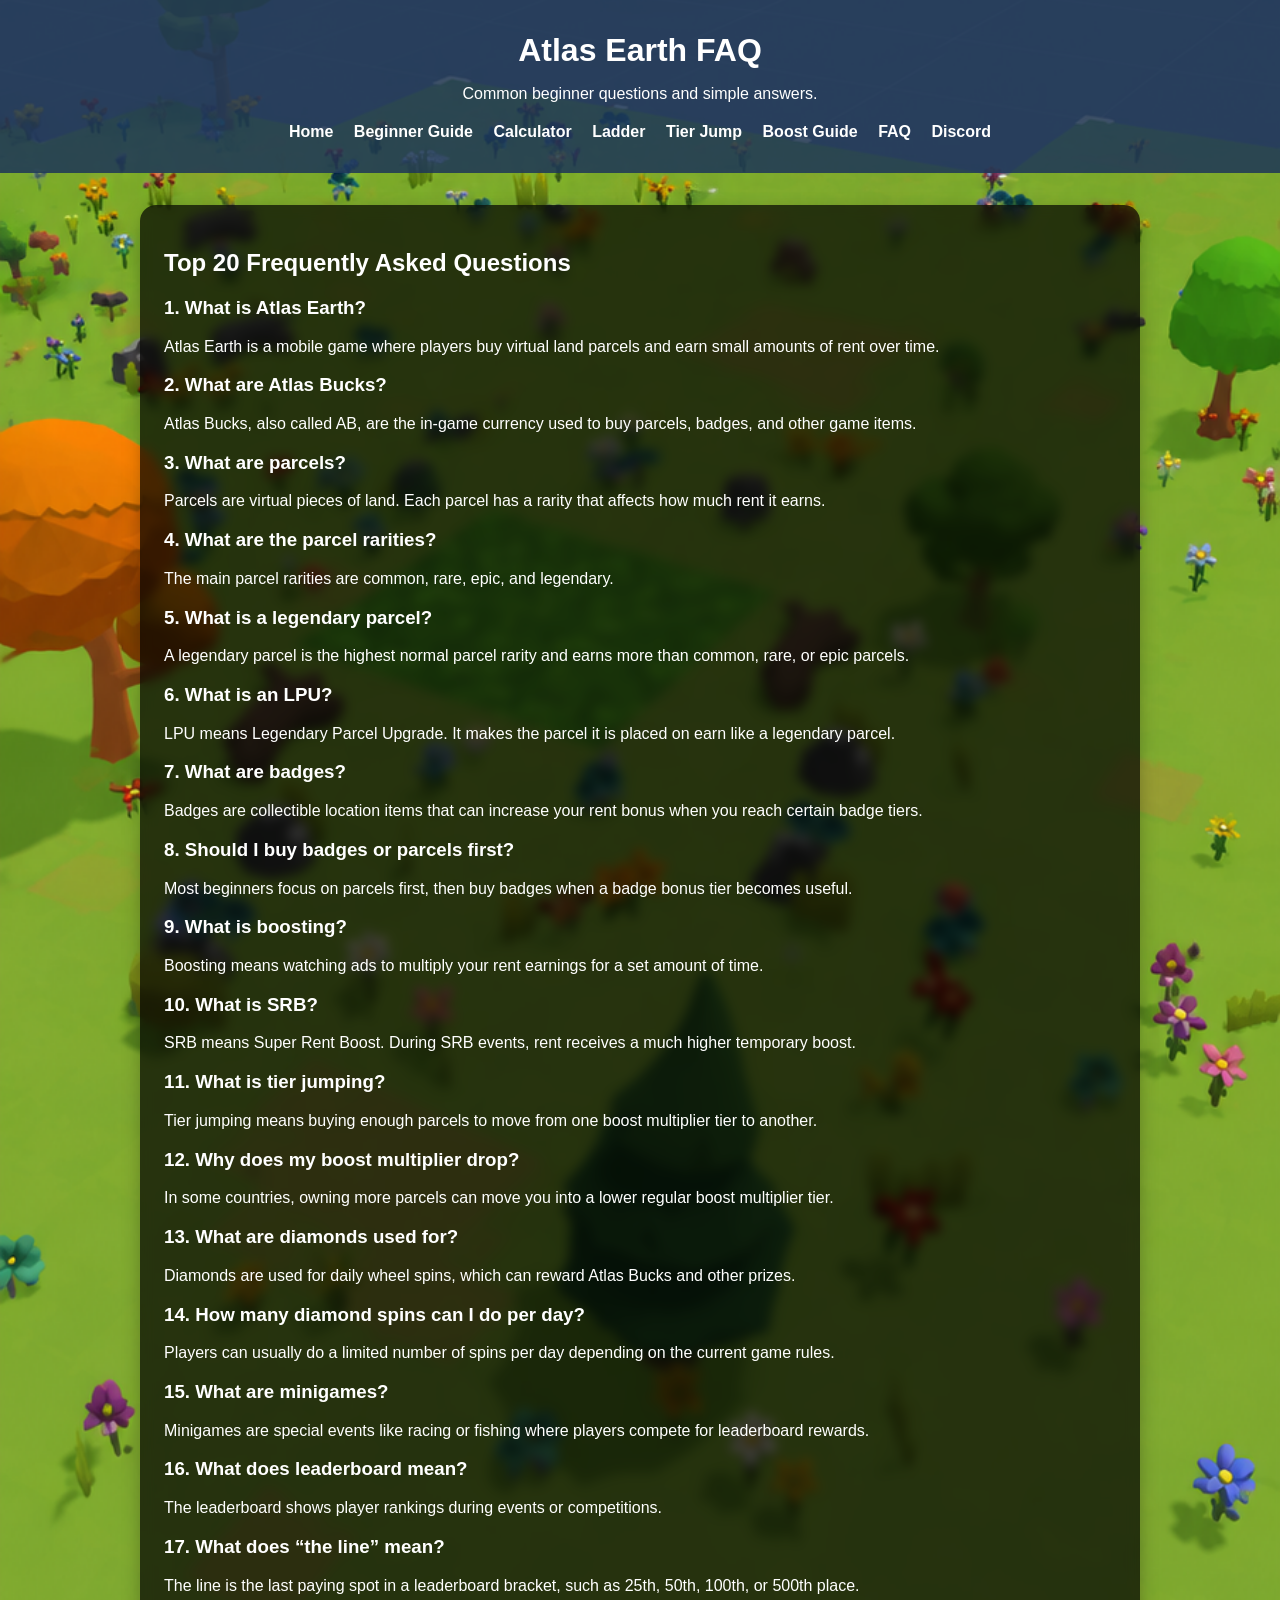
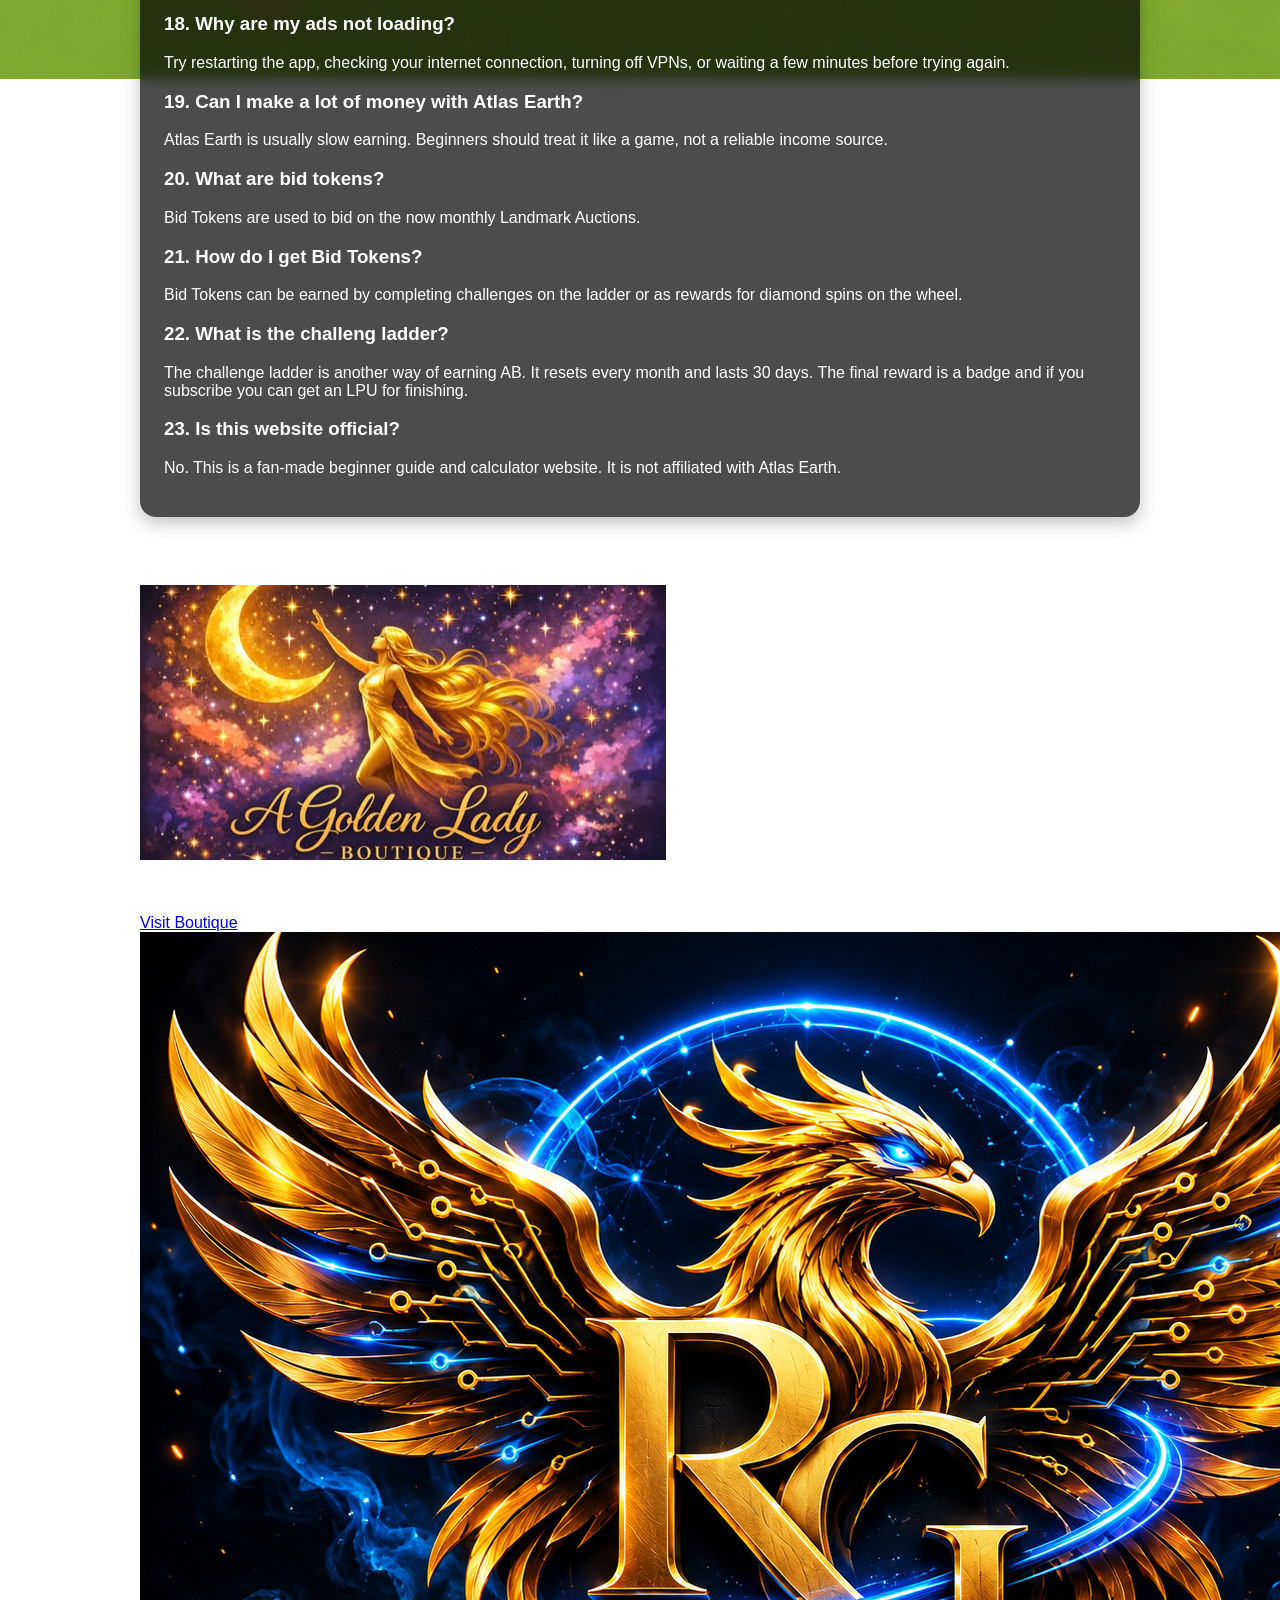
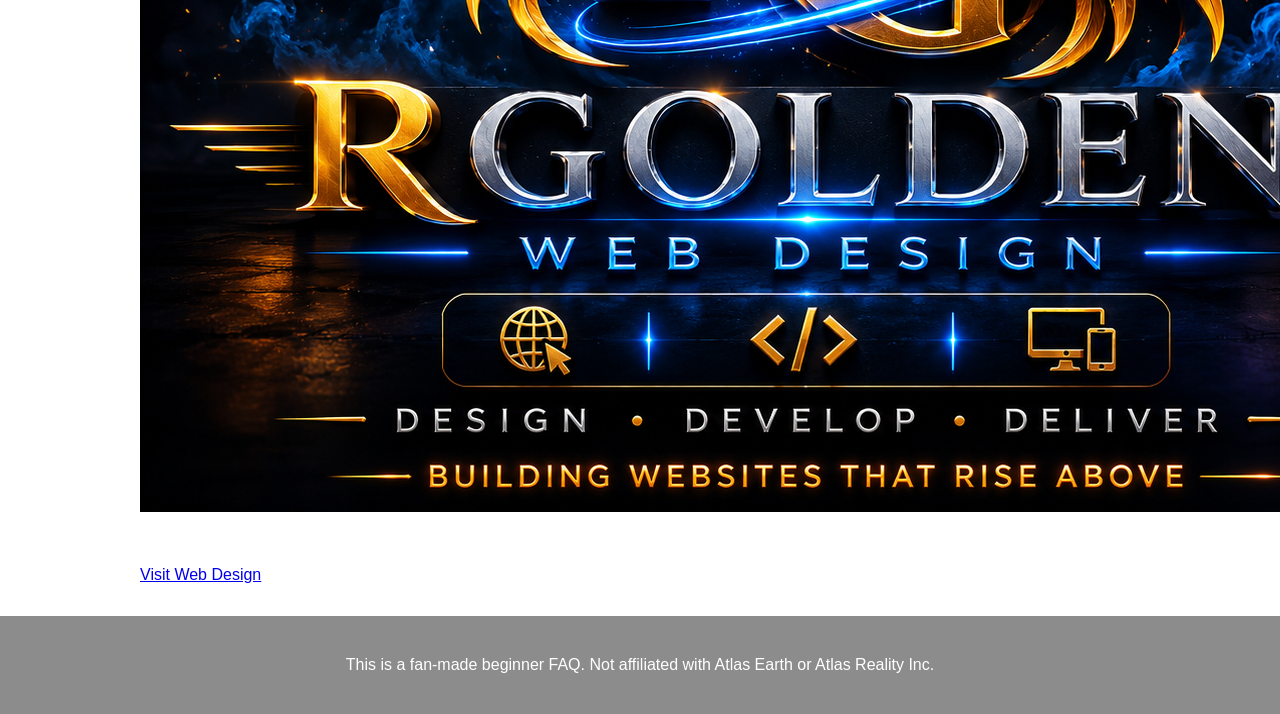
<file: faq.html>
<!DOCTYPE html>
<html lang="en">
<head>
  <meta charset="UTF-8" />
  <meta name="viewport" content="width=device-width, initial-scale=1.0" />

  <title>Atlas Earth FAQ | Frequently Asked Questions</title>

<meta name="description" content="Find answers to common Atlas Earth questions about parcels, badges, boosts, Atlas Bucks, rent, and game mechanics.">

<meta name="keywords" content="Atlas Earth FAQ, Atlas Earth questions, Atlas Earth help, Atlas Earth tips">

<link rel="canonical" href="https://aeresourceguide.com/faq.html">

<meta property="og:title" content="AE Resource Guide | Atlas Earth Tools & Guides">
<meta property="og:description" content="Atlas Earth calculators, guides, strategies, and resources.">
<meta property="og:url" content="https://aeresourceguide.com/">
<meta property="og:type" content="website">

<meta name="twitter:card" content="summary">

  <link rel="stylesheet" href="atlas-style.css">
</head>

<body>

  <header class="site-header">
    <h1>Atlas Earth FAQ</h1>
    <p>Common beginner questions and simple answers.</p>

    <nav>
      <a href="index.html">Home</a>
      <a href="guide.html">Beginner Guide</a>
      <a href="calculator.html">Calculator</a>
      <a href="challenge-ladder.html">Ladder</a>
      <a href="tier-jump.html">Tier Jump</a>
      <a href="atlas-boost">Boost Guide</a>
      <a href="faq.html">FAQ</a>
      <a href="https://discord.gg/xw7KMxheKb" target="_blank">Discord</a>
    </nav>
  </header>

  <main class="container">

    <section class="card">
      <h2>Top 20 Frequently Asked Questions</h2>

      <h3>1. What is Atlas Earth?</h3>
      <p>Atlas Earth is a mobile game where players buy virtual land parcels and earn small amounts of rent over time.</p>

      <h3>2. What are Atlas Bucks?</h3>
      <p>Atlas Bucks, also called AB, are the in-game currency used to buy parcels, badges, and other game items.</p>

      <h3>3. What are parcels?</h3>
      <p>Parcels are virtual pieces of land. Each parcel has a rarity that affects how much rent it earns.</p>

      <h3>4. What are the parcel rarities?</h3>
      <p>The main parcel rarities are common, rare, epic, and legendary.</p>

      <h3>5. What is a legendary parcel?</h3>
      <p>A legendary parcel is the highest normal parcel rarity and earns more than common, rare, or epic parcels.</p>

      <h3>6. What is an LPU?</h3>
      <p>LPU means Legendary Parcel Upgrade. It makes the parcel it is placed on earn like a legendary parcel.</p>

      <h3>7. What are badges?</h3>
      <p>Badges are collectible location items that can increase your rent bonus when you reach certain badge tiers.</p>

      <h3>8. Should I buy badges or parcels first?</h3>
      <p>Most beginners focus on parcels first, then buy badges when a badge bonus tier becomes useful.</p>

      <h3>9. What is boosting?</h3>
      <p>Boosting means watching ads to multiply your rent earnings for a set amount of time.</p>

      <h3>10. What is SRB?</h3>
      <p>SRB means Super Rent Boost. During SRB events, rent receives a much higher temporary boost.</p>

      <h3>11. What is tier jumping?</h3>
      <p>Tier jumping means buying enough parcels to move from one boost multiplier tier to another.</p>

      <h3>12. Why does my boost multiplier drop?</h3>
      <p>In some countries, owning more parcels can move you into a lower regular boost multiplier tier.</p>

      <h3>13. What are diamonds used for?</h3>
      <p>Diamonds are used for daily wheel spins, which can reward Atlas Bucks and other prizes.</p>

      <h3>14. How many diamond spins can I do per day?</h3>
      <p>Players can usually do a limited number of spins per day depending on the current game rules.</p>

      <h3>15. What are minigames?</h3>
      <p>Minigames are special events like racing or fishing where players compete for leaderboard rewards.</p>

      <h3>16. What does leaderboard mean?</h3>
      <p>The leaderboard shows player rankings during events or competitions.</p>

      <h3>17. What does “the line” mean?</h3>
      <p>The line is the last paying spot in a leaderboard bracket, such as 25th, 50th, 100th, or 500th place.</p>

      <h3>18. Why are my ads not loading?</h3>
      <p>Try restarting the app, checking your internet connection, turning off VPNs, or waiting a few minutes before trying again.</p>

      <h3>19. Can I make a lot of money with Atlas Earth?</h3>
      <p>Atlas Earth is usually slow earning. Beginners should treat it like a game, not a reliable income source.</p>

      
      <h3>20. What are bid tokens?</h3>
      <p>Bid Tokens are used to bid on the now monthly Landmark Auctions.</p>

      <h3>21. How do I get Bid Tokens?</h3>
      <p>Bid Tokens can be earned by completing challenges on the ladder or as rewards for diamond spins on the wheel.</p>

      <h3>22. What is the challeng ladder?</h3>
      <p>The challenge ladder is another way of earning AB. It resets every month and lasts 30 days. The final reward is a badge and if you subscribe you can get an LPU for finishing.</p>

      <h3>23. Is this website official?</h3>
      <p>No. This is a fan-made beginner guide and calculator website. It is not affiliated with Atlas Earth.</p>

    </section>

    <section class="partner-section">
    <h2>Explore Our Family Businesses</h2>

    <div class="partner-grid">

        <div class="partner-card">
            <a href="https://www.agoldenladyboutique.com" target="_blank">
                <img src="agoldenlady.png"
                     alt="A Golden Lady Boutique"
                     class="partner-logo">
            </a>

            <p>
                Fashion, accessories, gifts, and everyday deals.
            </p>

            <a class="partner-button"
               href="https://www.agoldenladyboutique.com"
               target="_blank">
                Visit Boutique
            </a>
        </div>

        <div class="partner-card">
            <a href="https://rgolden88.github.io/rgoldenwebdesign/" target="_blank">
                <img src="rgolden-logo.png"
                     alt="RGolden Web Design"
                      class="partner-logo web-logo">
            </a>

            <p>
                Professional websites, SEO, and custom web solutions for businesses of all sizes.
            </p>

            <a class="partner-button"
               href="https://rgolden88.github.io/rgoldenwebdesign/"
               target="_blank">
                Visit Web Design
            </a>
        </div>

    </div>
</section>
  </main>

  <footer>
   <p>
    This is a fan-made beginner FAQ.
    Not affiliated with Atlas Earth or Atlas Reality Inc.
   </p>
  </footer>

</body>
</html>
</file>
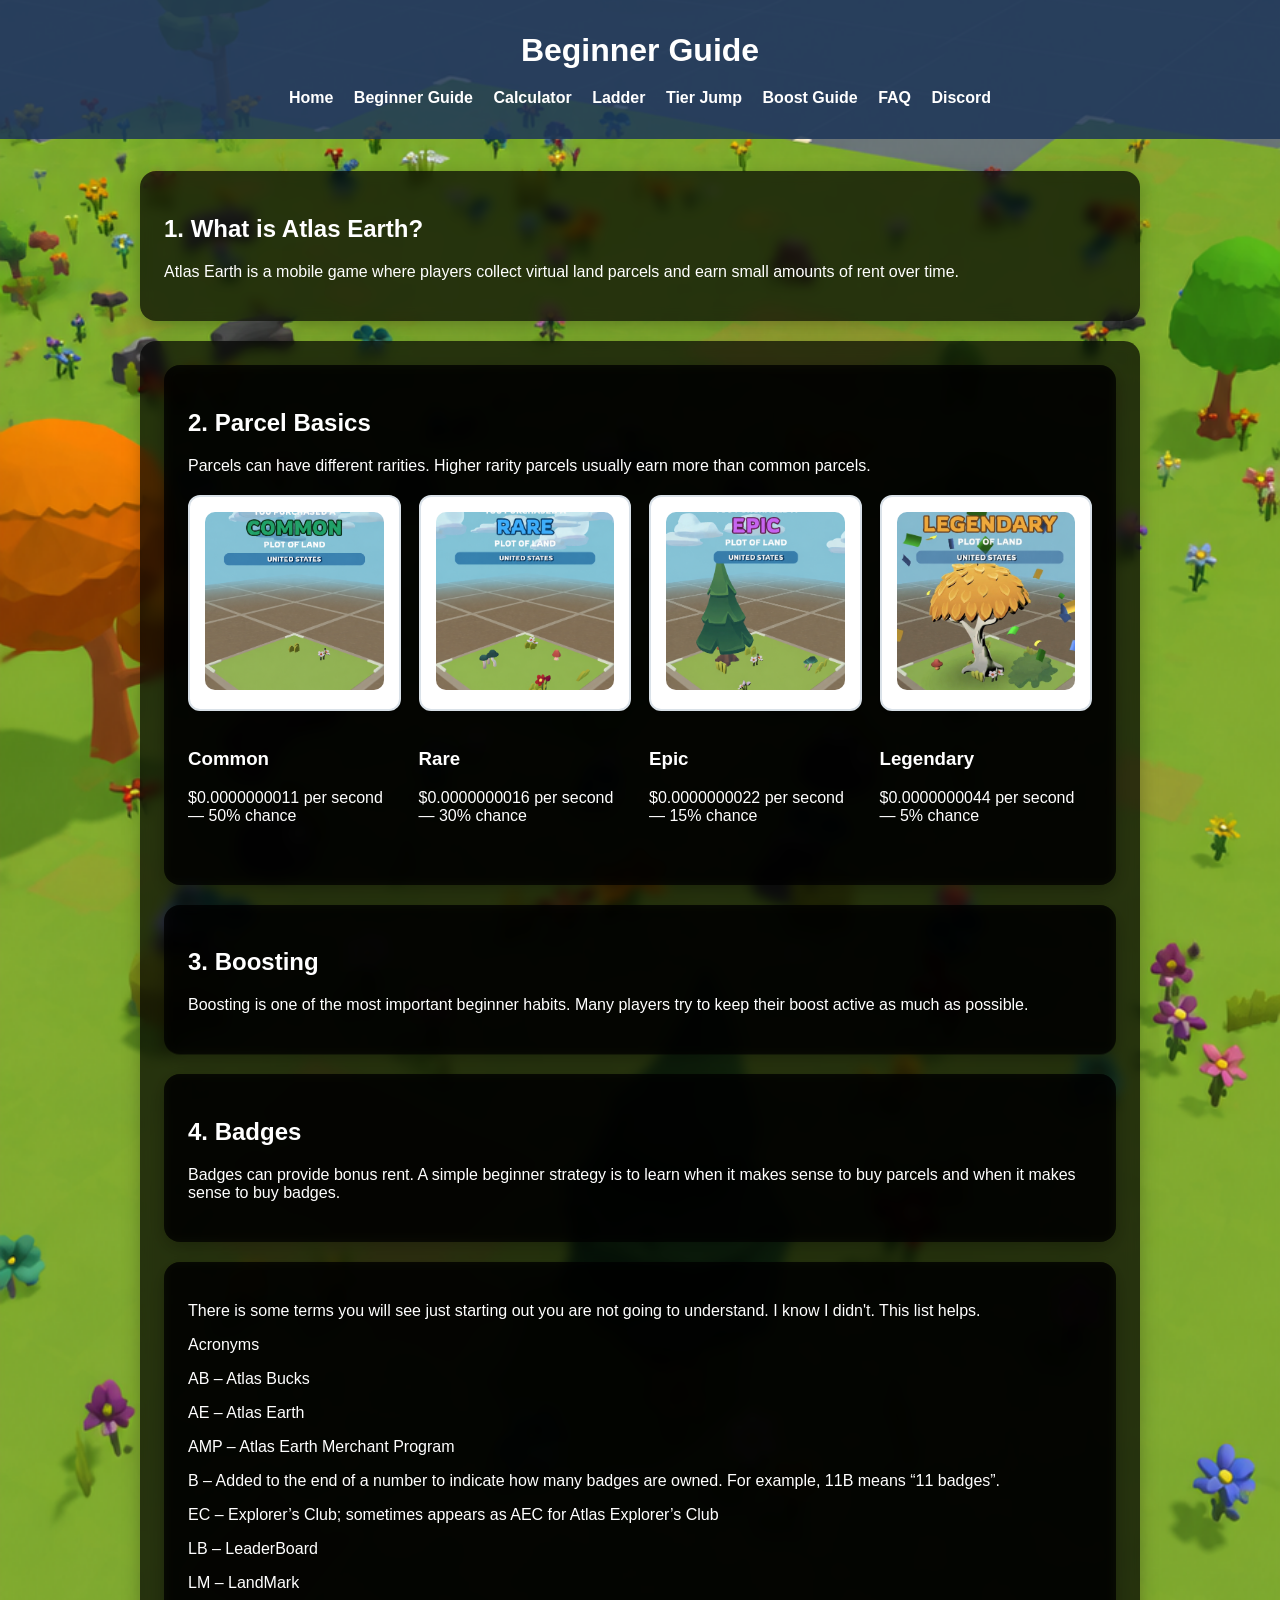
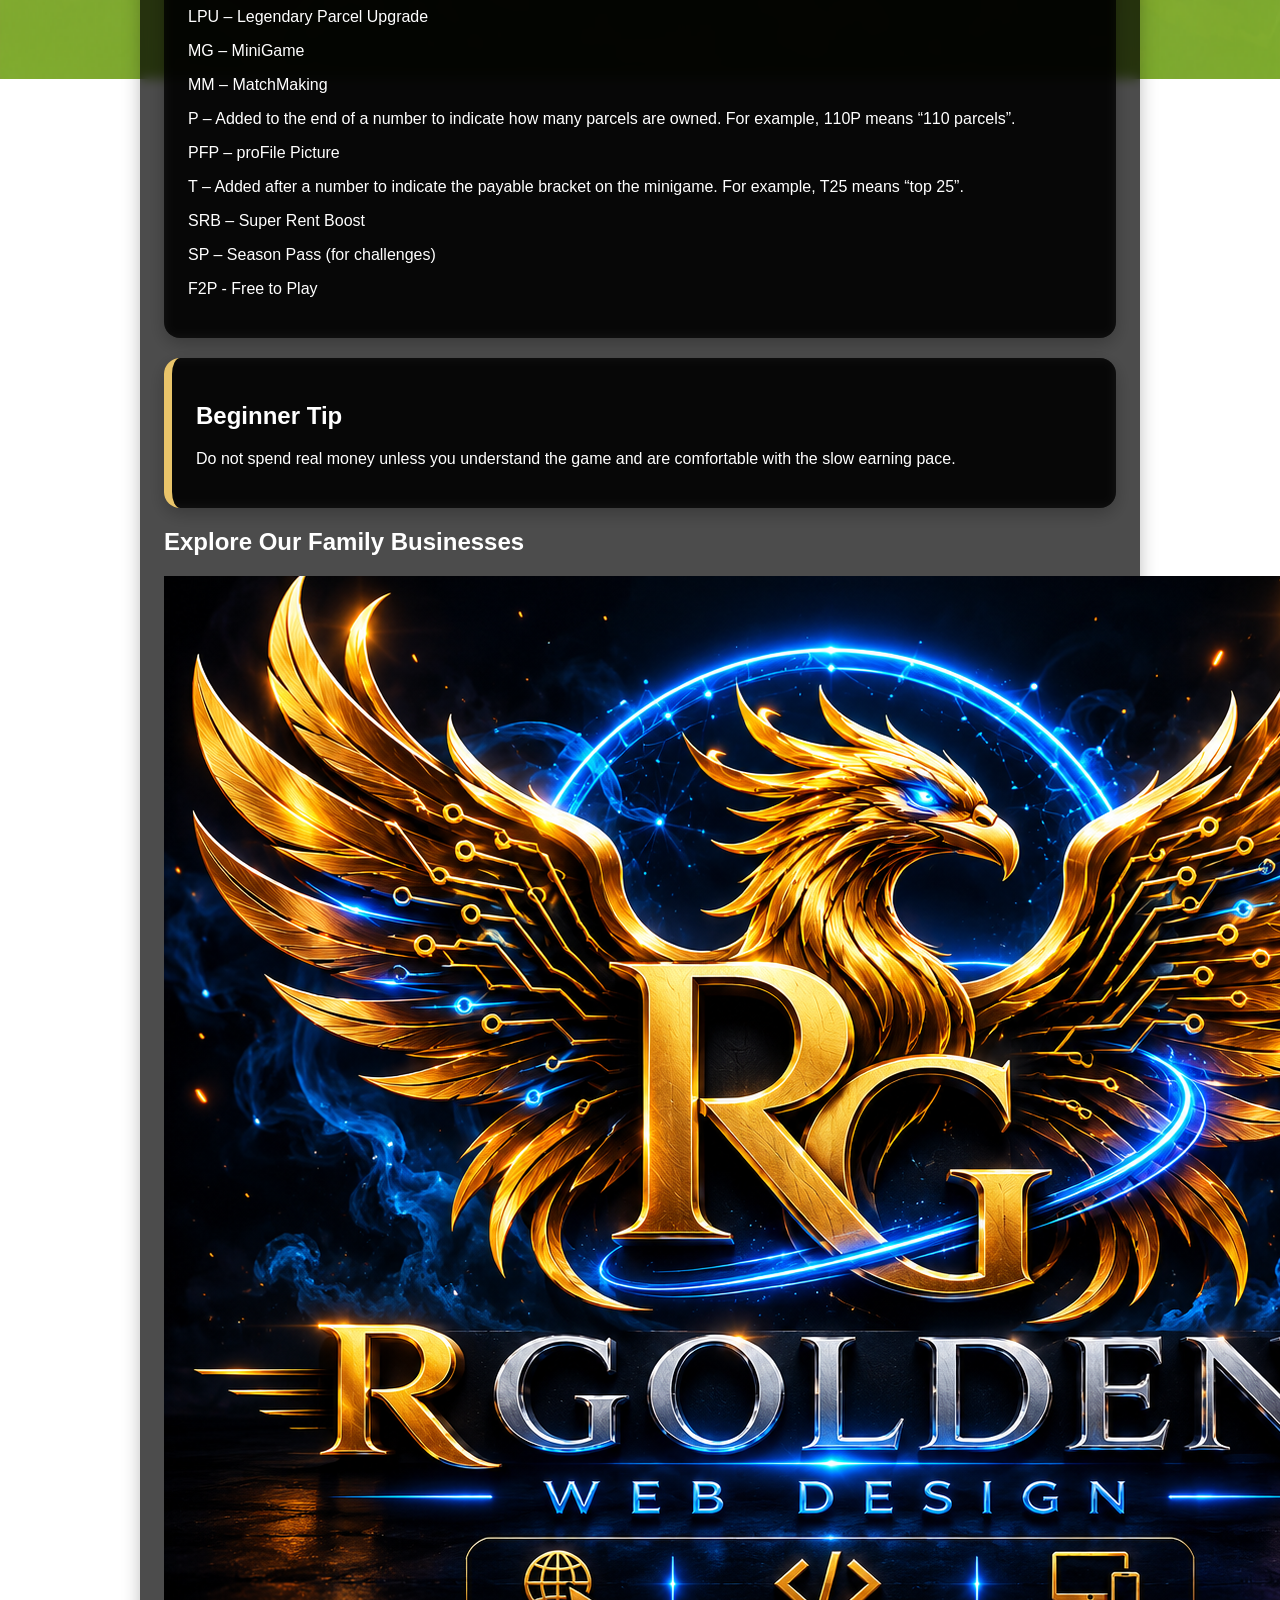
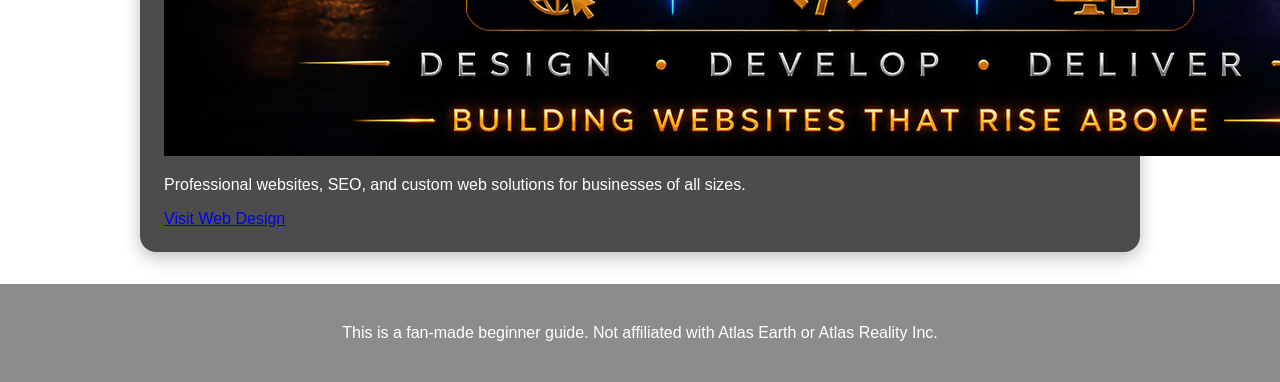
<file: guide.html>
<!DOCTYPE html>
<html lang="en">

<head>
  <meta charset="UTF-8" />

  <meta name="viewport"
        content="width=device-width, initial-scale=1.0" />

 <title>Atlas Earth Beginner Guide | How to Start Playing AE</title>

<meta name="description" content="Learn how to get started in Atlas Earth with this beginner guide covering parcels, Atlas Bucks, boosts, badges, rent earnings, and early strategies.">

<meta name="keywords" content="Atlas Earth beginner guide, how to play Atlas Earth, Atlas Earth tips, Atlas Earth strategy">

<link rel="canonical" href="https://aeresourceguide.com/guide.html">

<meta property="og:title" content="AE Resource Guide | Atlas Earth Tools & Guides">
<meta property="og:description" content="Atlas Earth calculators, guides, strategies, and resources.">
<meta property="og:url" content="https://aeresourceguide.com/">
<meta property="og:type" content="website">

<meta name="twitter:card" content="summary">

  <!-- Connect CSS file -->
  <link rel="stylesheet" href="atlas-style.css">
</head>

<body>

  <!-- Header -->
  <header class="site-header">

    <h1>Beginner Guide</h1>

    <!-- Navigation -->
    <nav>
      <a href="index.html">Home</a>
      <a href="guide.html">Beginner Guide</a>
      <a href="calculator.html">Calculator</a>
      <a href="challenge-ladder.html">Ladder</a>
      <a href="tier-jump.html">Tier Jump</a>
      <a href="atlas-boost.html">Boost Guide</a>
      <a href="faq.html">FAQ</a>
      <a href="https://discord.gg/xw7KMxheKb" target="_blank">Discord</a>
    </nav>

  </header>

  <!-- Main Content -->
  <main class="container">

    <!-- Section 1 -->
    <section class="card">

      <h2>1. What is Atlas Earth?</h2>

      <p>
        Atlas Earth is a mobile game where players
        collect virtual land parcels and earn small
        amounts of rent over time.
      </p>

    </section>

    <!-- Section 2 -->
    <section class="card">

    <section class="card">

      <h2>2. Parcel Basics</h2>

      <p>
        Parcels can have different rarities.
        Higher rarity parcels usually earn more
        than common parcels.
      </p>

       <ul class="parcel-list">

  <li class="parcel-item">
    <img src="001.png" alt="Common Atlas Earth parcel" class="parcel-image">
  </li>

  <li class="parcel-item">
    <img src="002.png" alt="Rare Atlas Earth parcel" class="parcel-image">
  </li>

  <li class="parcel-item">
    <img src="003.png" alt="Epic Atlas Earth parcel" class="parcel-image">
  </li>

  <li class="parcel-item">
    <img src="004.png" alt="Legendary Atlas Earth parcel" class="parcel-image">
  </li>


  <li>
  <div>
      <h3>Common</h3>
      <p>$0.0000000011 per second — 50% chance</p>
    </div>
  </li>

  <li>
   <div>
      <h3>Rare</h3>
      <p>$0.0000000016 per second — 30% chance</p>
    </div>
  </li>

  <li>
   <div>
      <h3>Epic</h3>
      <p>$0.0000000022 per second — 15% chance</p>
    </div>
  </li>

  <li>
  <div>
      <h3>Legendary</h3>
      <p>$0.0000000044 per second — 5% chance</p>
    </div>
  </li>

</ul>


    </section>

    <!-- Section 3 -->
    <section class="card">

      <h2>3. Boosting</h2>

      <p>
        Boosting is one of the most important beginner habits.
        Many players try to keep their boost active
        as much as possible.
      </p>

    </section>

    <!-- Section 4 -->
    <section class="card">

      <h2>4. Badges</h2>

      <p>
        Badges can provide bonus rent.
        A simple beginner strategy is to learn
        when it makes sense to buy parcels
        and when it makes sense to buy badges.
      </p>

    </section>

    <section class="card">


    <p>
      There is some terms you will see just starting out you are not going to understand. I know I didn't. This list helps.
    </p>

    <p>
      Acronyms
    </p>

    <p>
      AB – Atlas Bucks
    </p>

    <p>
      AE – Atlas Earth
    </p>

    <p>
      AMP – Atlas Earth Merchant Program
    </p>
    <p>
      B – Added to the end of a number to indicate how many badges are owned. For example, 11B means “11 badges”.
    </p>

    <p>
      EC – Explorer’s Club; sometimes appears as AEC for Atlas Explorer’s Club
    </p>

    <p>
      LB – LeaderBoard
    </p>

    <p>
      LM – LandMark
    </p>

    <p>
      LPU – Legendary Parcel Upgrade
    </p>

    <p>
      MG – MiniGame
    </p>

    <p>
      MM – MatchMaking
    </p>

    <p>
      P – Added to the end of a number to indicate how many parcels are owned. For example, 110P means “110 parcels”.
    </p>

    <p>
      PFP – proFile Picture
    </p>

    <p>
      T – Added after a number to indicate the payable bracket on the minigame. For example, T25 means “top 25”.
    </p>

    <p>
      SRB – Super Rent Boost
    </p>

    <p>
      SP – Season Pass (for challenges)
    </p>

    <p>
      F2P - Free to Play
    </p>

   </section>

    <!-- Warning Section -->
    <section class="card warning">

      <h2>Beginner Tip</h2>

      <p>
        Do not spend real money unless you
        understand the game and are comfortable
        with the slow earning pace.
      </p>

    </section>

    <section class="partner-section">
    <h2>Explore Our Family Businesses</h2>

    <div class="partner-grid">

        <div class="partner-card">
            <a href="https://rgolden88.github.io/rgoldenwebdesign/" target="_blank">
                <img src="rgolden-logo.png"
                     alt="RGolden Web Design"
                      class="partner-logo web-logo">
            </a>

            <p>
                Professional websites, SEO, and custom web solutions for businesses of all sizes.
            </p>

            <a class="partner-button"
               href="https://rgolden88.github.io/rgoldenwebdesign/"
               target="_blank">
                Visit Web Design
            </a>
        </div>

    </div>
</section>

  </main>

  <!-- Footer -->
  <footer>

    <p>
      This is a fan-made beginner guide.
      Not affiliated with Atlas Earth or Atlas Reality Inc.
    </p>

  </footer>

</body>
</html>
</file>
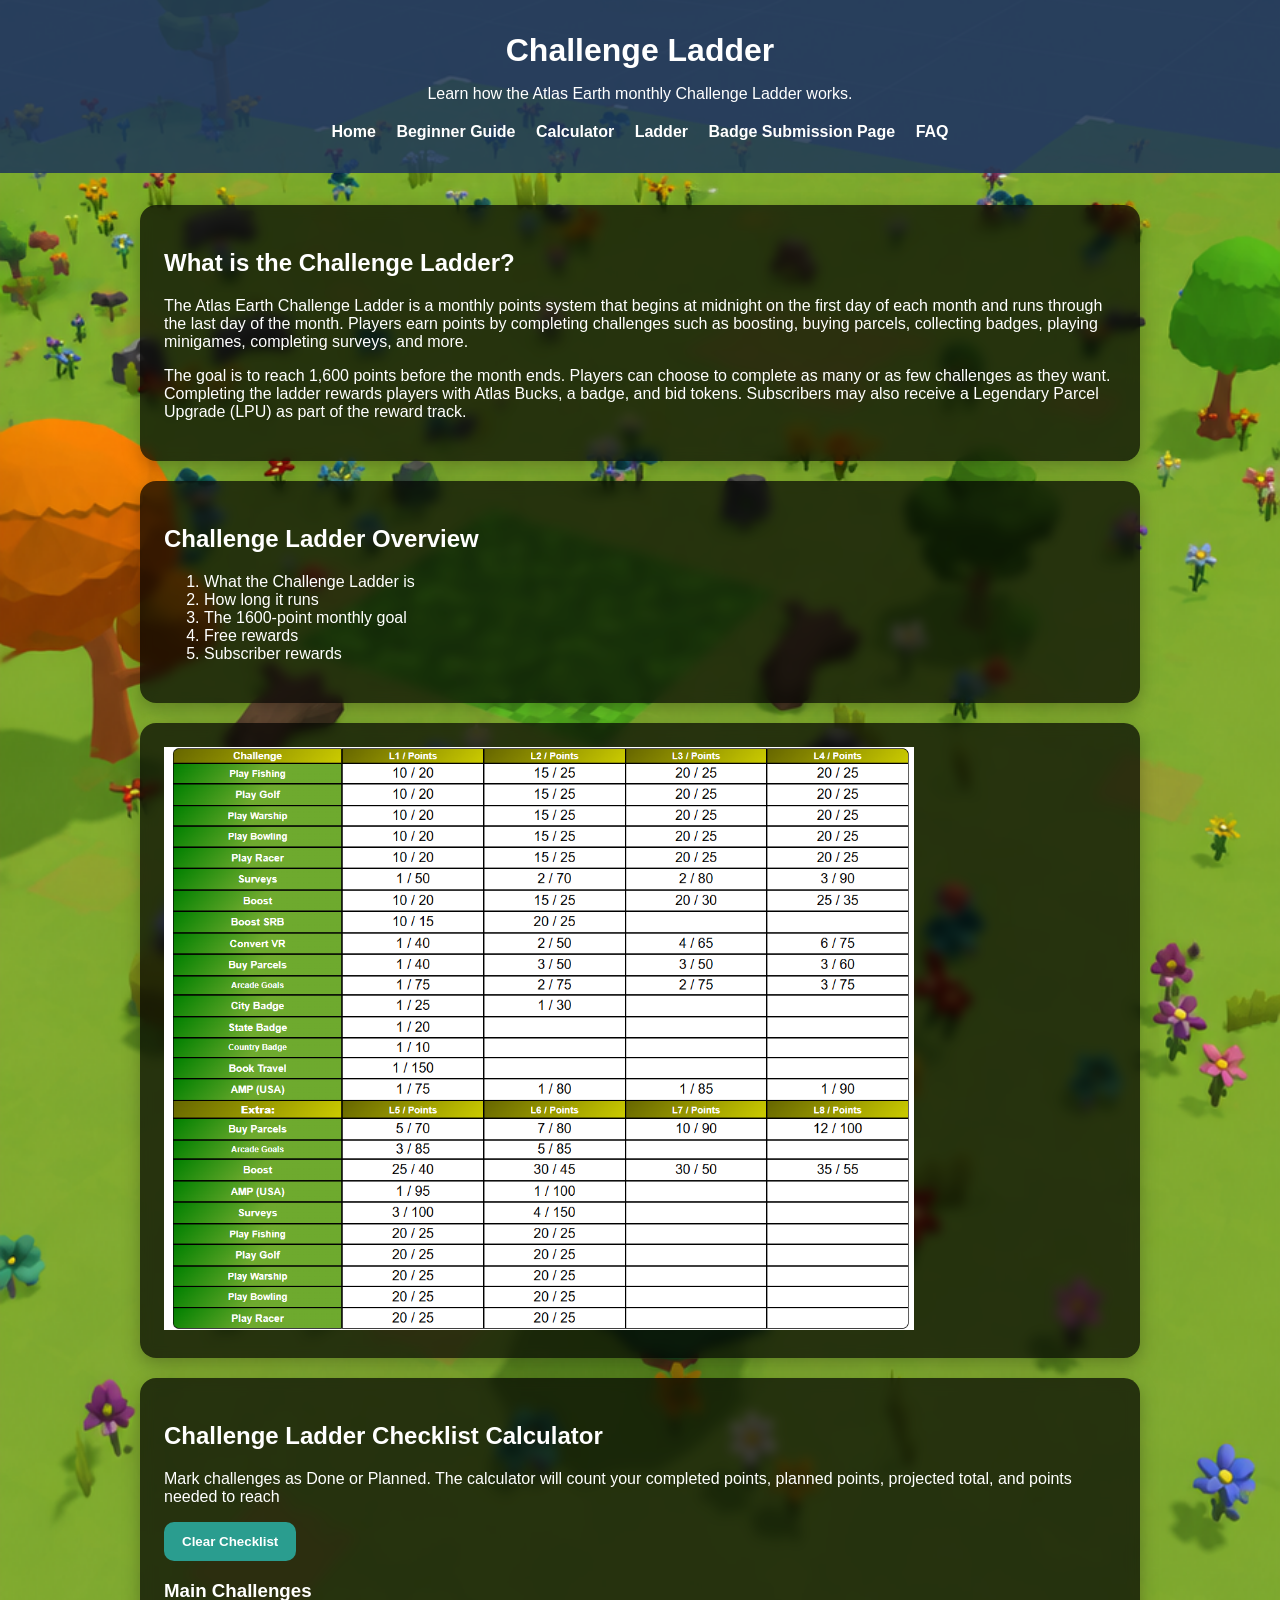
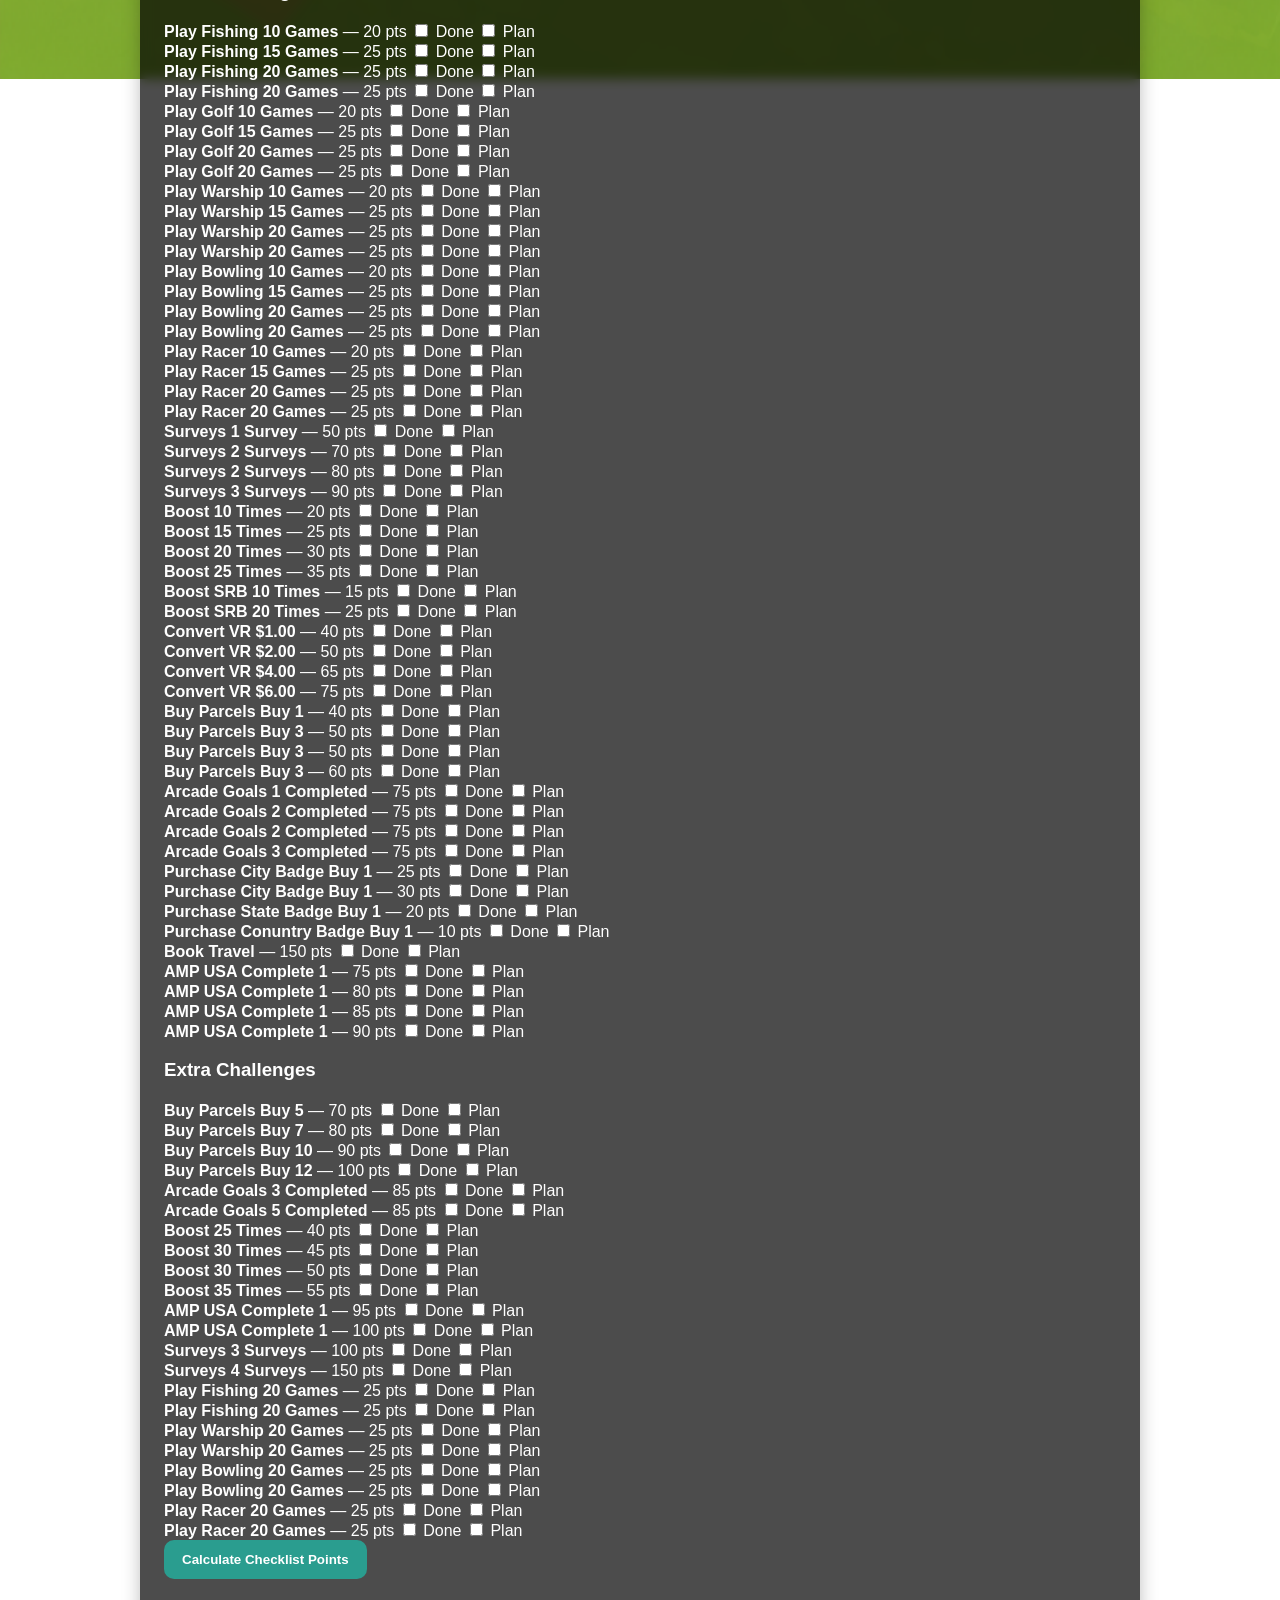
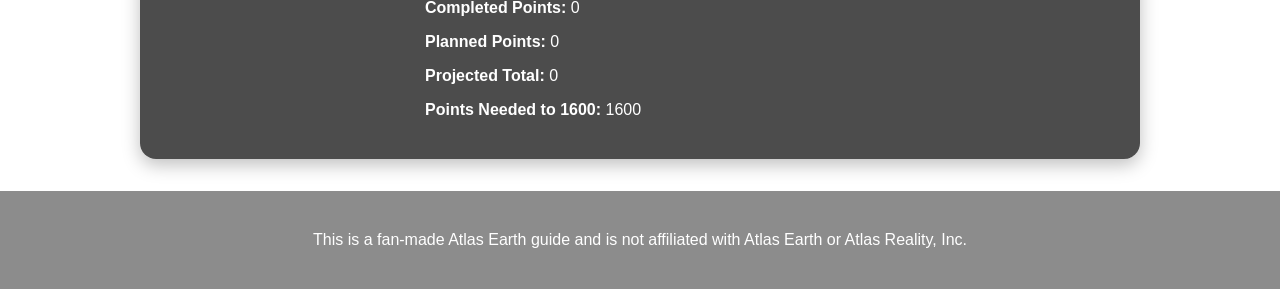
<file: ladder.html>
<!DOCTYPE html>
<html lang="en">
<head>
  <meta charset="UTF-8">
  <meta name="viewport" content="width=device-width, initial-scale=1.0">
  
 <title>Atlas Earth Challenge Ladder Guide | Rewards & Strategy</title>

<meta name="description" content="Learn about the Atlas Earth Challenge Ladder, rewards, points, strategies, and how to maximize your monthly progress.">

<meta name="keywords" content="Atlas Earth ladder, Atlas Earth challenge ladder, Atlas Earth rewards, Atlas Earth strategy">

<link rel="canonical" href="https://aeresourceguide.com/ladder.html">

<meta property="og:title" content="AE Resource Guide | Atlas Earth Tools & Guides">
<meta property="og:description" content="Atlas Earth calculators, guides, strategies, and resources.">
<meta property="og:url" content="https://aeresourceguide.com/">
<meta property="og:type" content="website">

<meta name="twitter:card" content="summary">

  <link rel="stylesheet" href="atlas-style.css">
</head>

<body>

  <header class="site-header">

    <h1>Challenge Ladder</h1>

    <p>
      Learn how the Atlas Earth monthly Challenge Ladder works.
    </p>

    <nav>
      <a href="index.html">Home</a>
      <a href="guide.html">Beginner Guide</a>
      <a href="calculator.html">Calculator</a>
      <a href="ladder.html">Ladder</a>
      <a href="badge-submission.html">Badge Submission Page</a>
      <a href="faq.html">FAQ</a>
    </nav>

  </header>

  <main class="container">

   <section class="card">

      <h2>What is the Challenge Ladder?</h2>

      <p>
        The Atlas Earth Challenge Ladder is a monthly points system that begins at midnight on the first day of each month and runs through the last day of the month. Players earn points by completing challenges such as boosting, buying parcels, collecting badges, playing minigames, completing surveys, and more.
      </p>

      <p>
        The goal is to reach 1,600 points before the month ends. Players can choose to complete as many or as few challenges as they want. Completing the ladder rewards players with Atlas Bucks, a badge, and bid tokens. Subscribers may also receive a Legendary Parcel Upgrade (LPU) as part of the reward track.
      </p>

    </section>

    <section class="card">

      <h2>Challenge Ladder Overview</h2>

      <ol>
        <li>What the Challenge Ladder is</li>
        <li>How long it runs</li>
        <li>The 1600-point monthly goal</li>
        <li>Free rewards</li>
        <li>Subscriber rewards</li>
      </ol>

    </section>

<section class="card">

     <img src="challenge.png"
     alt="Challenge Ladder"
     style="width:750px;"> 

</section>

<section class="card">
  <h2>Challenge Ladder Checklist Calculator</h2>

  <p>
    Mark challenges as Done or Planned. The calculator will count your completed points,
    planned points, projected total, and points needed to reach
   </p>

  <button id="clearChecklist">Clear Checklist</button>

  <h3>Main Challenges</h3>

  <div class="checklist">

    <div class="challenge-item"><strong>Play Fishing 10 Games</strong> — 20 pts
      <label><input type="checkbox" class="done-challenge" data-points="20"> Done</label>
      <label><input type="checkbox" class="planned-challenge" data-points="20"> Plan</label>
    </div>

    <div class="challenge-item"><strong>Play Fishing 15 Games</strong> — 25 pts
      <label><input type="checkbox" class="done-challenge" data-points="25"> Done</label>
      <label><input type="checkbox" class="planned-challenge" data-points="25"> Plan</label>
    </div>

    <div class="challenge-item"><strong>Play Fishing 20 Games</strong> — 25 pts
      <label><input type="checkbox" class="done-challenge" data-points="25"> Done</label>
      <label><input type="checkbox" class="planned-challenge" data-points="25"> Plan</label>
    </div>

    <div class="challenge-item"><strong>Play Fishing 20 Games</strong> — 25 pts
      <label><input type="checkbox" class="done-challenge" data-points="25"> Done</label>
      <label><input type="checkbox" class="planned-challenge" data-points="25"> Plan</label>
    </div>

    <div class="challenge-item"><strong>Play Golf 10 Games</strong> — 20 pts
      <label><input type="checkbox" class="done-challenge" data-points="20"> Done</label>
      <label><input type="checkbox" class="planned-challenge" data-points="20"> Plan</label>
    </div>

    <div class="challenge-item"><strong>Play Golf 15 Games</strong> — 25 pts
      <label><input type="checkbox" class="done-challenge" data-points="25"> Done</label>
      <label><input type="checkbox" class="planned-challenge" data-points="25"> Plan</label>
    </div>

    <div class="challenge-item"><strong>Play Golf 20 Games</strong> — 25 pts
      <label><input type="checkbox" class="done-challenge" data-points="25"> Done</label>
      <label><input type="checkbox" class="planned-challenge" data-points="25"> Plan</label>
    </div>

    <div class="challenge-item"><strong>Play Golf 20 Games</strong> — 25 pts
      <label><input type="checkbox" class="done-challenge" data-points="25"> Done</label>
      <label><input type="checkbox" class="planned-challenge" data-points="25"> Plan</label>
    </div>

    <div class="challenge-item"><strong>Play Warship 10 Games</strong> — 20 pts
      <label><input type="checkbox" class="done-challenge" data-points="20"> Done</label>
      <label><input type="checkbox" class="planned-challenge" data-points="20"> Plan</label>
    </div>

    <div class="challenge-item"><strong>Play Warship 15 Games</strong> — 25 pts
      <label><input type="checkbox" class="done-challenge" data-points="25"> Done</label>
      <label><input type="checkbox" class="planned-challenge" data-points="25"> Plan</label>
    </div>

    <div class="challenge-item"><strong>Play Warship 20 Games</strong> — 25 pts
      <label><input type="checkbox" class="done-challenge" data-points="25"> Done</label>
      <label><input type="checkbox" class="planned-challenge" data-points="25"> Plan</label>
    </div>

    <div class="challenge-item"><strong>Play Warship 20 Games</strong> — 25 pts
      <label><input type="checkbox" class="done-challenge" data-points="25"> Done</label>
      <label><input type="checkbox" class="planned-challenge" data-points="25"> Plan</label>
    </div>

    <div class="challenge-item"><strong>Play Bowling 10 Games</strong> — 20 pts
      <label><input type="checkbox" class="done-challenge" data-points="20"> Done</label>
      <label><input type="checkbox" class="planned-challenge" data-points="20"> Plan</label>
    </div>

    <div class="challenge-item"><strong>Play Bowling 15 Games</strong> — 25 pts
      <label><input type="checkbox" class="done-challenge" data-points="25"> Done</label>
      <label><input type="checkbox" class="planned-challenge" data-points="25"> Plan</label>
    </div>

    <div class="challenge-item"><strong>Play Bowling 20 Games</strong> — 25 pts
      <label><input type="checkbox" class="done-challenge" data-points="25"> Done</label>
      <label><input type="checkbox" class="planned-challenge" data-points="25"> Plan</label>
    </div>

    <div class="challenge-item"><strong>Play Bowling 20 Games</strong> — 25 pts
      <label><input type="checkbox" class="done-challenge" data-points="25"> Done</label>
      <label><input type="checkbox" class="planned-challenge" data-points="25"> Plan</label>
    </div>

    <div class="challenge-item"><strong>Play Racer 10 Games</strong> — 20 pts
      <label><input type="checkbox" class="done-challenge" data-points="20"> Done</label>
      <label><input type="checkbox" class="planned-challenge" data-points="20"> Plan</label>
    </div>

    <div class="challenge-item"><strong>Play Racer 15 Games</strong> — 25 pts
      <label><input type="checkbox" class="done-challenge" data-points="25"> Done</label>
      <label><input type="checkbox" class="planned-challenge" data-points="25"> Plan</label>
    </div>

    <div class="challenge-item"><strong>Play Racer 20 Games</strong> — 25 pts
      <label><input type="checkbox" class="done-challenge" data-points="25"> Done</label>
      <label><input type="checkbox" class="planned-challenge" data-points="25"> Plan</label>
    </div>
    
    <div class="challenge-item"><strong>Play Racer 20 Games</strong> — 25 pts
      <label><input type="checkbox" class="done-challenge" data-points="25"> Done</label>
      <label><input type="checkbox" class="planned-challenge" data-points="25"> Plan</label>
    </div>

    <div class="challenge-item"><strong>Surveys 1 Survey</strong> — 50 pts
      <label><input type="checkbox" class="done-challenge" data-points="50"> Done</label>
      <label><input type="checkbox" class="planned-challenge" data-points="50"> Plan</label>
    </div>

    <div class="challenge-item"><strong>Surveys 2 Surveys</strong> — 70 pts
      <label><input type="checkbox" class="done-challenge" data-points="70"> Done</label>
      <label><input type="checkbox" class="planned-challenge" data-points="70"> Plan</label>
    </div>

    <div class="challenge-item"><strong>Surveys 2 Surveys</strong> — 80 pts
      <label><input type="checkbox" class="done-challenge" data-points="80"> Done</label>
      <label><input type="checkbox" class="planned-challenge" data-points="80"> Plan</label>
    </div>

    <div class="challenge-item"><strong>Surveys 3 Surveys</strong> — 90 pts
      <label><input type="checkbox" class="done-challenge" data-points="90"> Done</label>
      <label><input type="checkbox" class="planned-challenge" data-points="90"> Plan</label>
    </div>

    <div class="challenge-item"><strong>Boost 10 Times</strong> — 20 pts
      <label><input type="checkbox" class="done-challenge" data-points="20"> Done</label>
      <label><input type="checkbox" class="planned-challenge" data-points="20"> Plan</label>
    </div>

    <div class="challenge-item"><strong>Boost 15 Times</strong> — 25 pts
      <label><input type="checkbox" class="done-challenge" data-points="25"> Done</label>
      <label><input type="checkbox" class="planned-challenge" data-points="25"> Plan</label>
    </div>

    <div class="challenge-item"><strong>Boost 20 Times</strong> — 30 pts
      <label><input type="checkbox" class="done-challenge" data-points="30"> Done</label>
      <label><input type="checkbox" class="planned-challenge" data-points="30"> Plan</label>
    </div>

    <div class="challenge-item"><strong>Boost 25 Times</strong> — 35 pts
      <label><input type="checkbox" class="done-challenge" data-points="35"> Done</label>
      <label><input type="checkbox" class="planned-challenge" data-points="35"> Plan</label>
    </div>

    <div class="challenge-item"><strong>Boost SRB 10 Times</strong> — 15 pts
      <label><input type="checkbox" class="done-challenge" data-points="15"> Done</label>
      <label><input type="checkbox" class="planned-challenge" data-points="15"> Plan</label>
    </div>

    <div class="challenge-item"><strong>Boost SRB 20 Times</strong> — 25 pts
      <label><input type="checkbox" class="done-challenge" data-points="25"> Done</label>
      <label><input type="checkbox" class="planned-challenge" data-points="25"> Plan</label>
    </div>

    <div class="challenge-item"><strong>Convert VR $1.00</strong> — 40 pts
      <label><input type="checkbox" class="done-challenge" data-points="40"> Done</label>
      <label><input type="checkbox" class="planned-challenge" data-points="40"> Plan</label>
    </div>

    <div class="challenge-item"><strong>Convert VR $2.00</strong> — 50 pts
      <label><input type="checkbox" class="done-challenge" data-points="50"> Done</label>
      <label><input type="checkbox" class="planned-challenge" data-points="50"> Plan</label>
    </div>

    <div class="challenge-item"><strong>Convert VR $4.00</strong> — 65 pts
      <label><input type="checkbox" class="done-challenge" data-points="65"> Done</label>
      <label><input type="checkbox" class="planned-challenge" data-points="65"> Plan</label>
    </div>

    <div class="challenge-item"><strong>Convert VR $6.00</strong> — 75 pts
      <label><input type="checkbox" class="done-challenge" data-points="75"> Done</label>
      <label><input type="checkbox" class="planned-challenge" data-points="75"> Plan</label>
    </div>

     <div class="challenge-item"><strong>Buy Parcels Buy 1</strong> — 40 pts
      <label><input type="checkbox" class="done-challenge" data-points="40"> Done</label>
      <label><input type="checkbox" class="planned-challenge" data-points="40"> Plan</label>
    </div>

     <div class="challenge-item"><strong>Buy Parcels Buy 3</strong> — 50 pts
      <label><input type="checkbox" class="done-challenge" data-points="50"> Done</label>
      <label><input type="checkbox" class="planned-challenge" data-points="50"> Plan</label>
    </div>

     <div class="challenge-item"><strong>Buy Parcels Buy 3</strong> — 50 pts
      <label><input type="checkbox" class="done-challenge" data-points="50"> Done</label>
      <label><input type="checkbox" class="planned-challenge" data-points="50"> Plan</label>
    </div>

     <div class="challenge-item"><strong>Buy Parcels Buy 3</strong> — 60 pts
      <label><input type="checkbox" class="done-challenge" data-points="60"> Done</label>
      <label><input type="checkbox" class="planned-challenge" data-points="60"> Plan</label>
    </div>

<div class="challenge-item"><strong>Arcade Goals 1 Completed</strong> — 75 pts
      <label><input type="checkbox" class="done-challenge" data-points="75"> Done</label>
      <label><input type="checkbox" class="planned-challenge" data-points="75"> Plan</label>
    </div>

<div class="challenge-item"><strong>Arcade Goals 2 Completed</strong> — 75 pts
      <label><input type="checkbox" class="done-challenge" data-points="75"> Done</label>
      <label><input type="checkbox" class="planned-challenge" data-points="75"> Plan</label>
    </div>

<div class="challenge-item"><strong>Arcade Goals 2 Completed</strong> — 75 pts
      <label><input type="checkbox" class="done-challenge" data-points="75"> Done</label>
      <label><input type="checkbox" class="planned-challenge" data-points="75"> Plan</label>
    </div>

<div class="challenge-item"><strong>Arcade Goals 3 Completed</strong> — 75 pts
      <label><input type="checkbox" class="done-challenge" data-points="75"> Done</label>
      <label><input type="checkbox" class="planned-challenge" data-points="75"> Plan</label>
    </div>

<div class="challenge-item"><strong>Purchase City Badge Buy 1</strong> — 25 pts
      <label><input type="checkbox" class="done-challenge" data-points="25"> Done</label>
      <label><input type="checkbox" class="planned-challenge" data-points="25"> Plan</label>
    </div>

<div class="challenge-item"><strong>Purchase City Badge Buy 1</strong> — 30 pts
      <label><input type="checkbox" class="done-challenge" data-points="30"> Done</label>
      <label><input type="checkbox" class="planned-challenge" data-points="30"> Plan</label>
    </div>

<div class="challenge-item"><strong>Purchase State Badge Buy 1</strong> — 20 pts
      <label><input type="checkbox" class="done-challenge" data-points="20"> Done</label>
      <label><input type="checkbox" class="planned-challenge" data-points="20"> Plan</label>
    </div>

<div class="challenge-item"><strong>Purchase Conuntry Badge Buy 1</strong> — 10 pts
      <label><input type="checkbox" class="done-challenge" data-points="10"> Done</label>
      <label><input type="checkbox" class="planned-challenge" data-points="10"> Plan</label>
    </div>

<div class="challenge-item"><strong>Book Travel</strong> — 150 pts
      <label><input type="checkbox" class="done-challenge" data-points="150"> Done</label>
      <label><input type="checkbox" class="planned-challenge" data-points="150"> Plan</label>
    </div>

<div class="challenge-item"><strong>AMP USA Complete 1</strong> — 75 pts
      <label><input type="checkbox" class="done-challenge" data-points="75"> Done</label>
      <label><input type="checkbox" class="planned-challenge" data-points="75"> Plan</label>
    </div>

<div class="challenge-item"><strong>AMP USA Complete 1</strong> — 80 pts
      <label><input type="checkbox" class="done-challenge" data-points="80"> Done</label>
      <label><input type="checkbox" class="planned-challenge" data-points="80"> Plan</label>
    </div>

<div class="challenge-item"><strong>AMP USA Complete 1</strong> — 85 pts
      <label><input type="checkbox" class="done-challenge" data-points="85"> Done</label>
      <label><input type="checkbox" class="planned-challenge" data-points="85"> Plan</label>
    </div>

<div class="challenge-item"><strong>AMP USA Complete 1</strong> — 90 pts
      <label><input type="checkbox" class="done-challenge" data-points="90"> Done</label>
      <label><input type="checkbox" class="planned-challenge" data-points="90"> Plan</label>
    </div>

  </div>

  <h3>Extra Challenges</h3>

  <div class="checklist">

    <div class="challenge-item"><strong>Buy Parcels Buy 5</strong> — 70 pts
      <label><input type="checkbox" class="done-challenge" data-points="70"> Done</label>
      <label><input type="checkbox" class="planned-challenge" data-points="70"> Plan</label>
    </div>

    <div class="challenge-item"><strong>Buy Parcels Buy 7</strong> — 80 pts
      <label><input type="checkbox" class="done-challenge" data-points="80"> Done</label>
      <label><input type="checkbox" class="planned-challenge" data-points="80"> Plan</label>
    </div>

    <div class="challenge-item"><strong>Buy Parcels Buy 10</strong> — 90 pts
      <label><input type="checkbox" class="done-challenge" data-points="90"> Done</label>
      <label><input type="checkbox" class="planned-challenge" data-points="90"> Plan</label>
    </div>

    <div class="challenge-item"><strong>Buy Parcels Buy 12</strong> — 100 pts
      <label><input type="checkbox" class="done-challenge" data-points="100"> Done</label>
      <label><input type="checkbox" class="planned-challenge" data-points="100"> Plan</label>
    </div>

    <div class="challenge-item"><strong>Arcade Goals 3 Completed</strong> — 85 pts
      <label><input type="checkbox" class="done-challenge" data-points="85"> Done</label>
      <label><input type="checkbox" class="planned-challenge" data-points="85"> Plan</label>
    </div>

    <div class="challenge-item"><strong>Arcade Goals 5 Completed</strong> — 85 pts
      <label><input type="checkbox" class="done-challenge" data-points="85"> Done</label>
      <label><input type="checkbox" class="planned-challenge" data-points="85"> Plan</label>
    </div>

    <div class="challenge-item"><strong>Boost 25 Times</strong> — 40 pts
      <label><input type="checkbox" class="done-challenge" data-points="40"> Done</label>
      <label><input type="checkbox" class="planned-challenge" data-points="40"> Plan</label>
    </div>

    <div class="challenge-item"><strong>Boost 30 Times</strong> — 45 pts
      <label><input type="checkbox" class="done-challenge" data-points="45"> Done</label>
      <label><input type="checkbox" class="planned-challenge" data-points="45"> Plan</label>
    </div>

    <div class="challenge-item"><strong>Boost 30 Times</strong> — 50 pts
      <label><input type="checkbox" class="done-challenge" data-points="50"> Done</label>
      <label><input type="checkbox" class="planned-challenge" data-points="50"> Plan</label>
    </div>

    <div class="challenge-item"><strong>Boost 35 Times</strong> — 55 pts
      <label><input type="checkbox" class="done-challenge" data-points="55"> Done</label>
      <label><input type="checkbox" class="planned-challenge" data-points="55"> Plan</label>
    </div>

    <div class="challenge-item"><strong>AMP USA Complete 1</strong> — 95 pts
      <label><input type="checkbox" class="done-challenge" data-points="95"> Done</label>
      <label><input type="checkbox" class="planned-challenge" data-points="95"> Plan</label>
    </div>

    <div class="challenge-item"><strong>AMP USA Complete 1</strong> — 100 pts
      <label><input type="checkbox" class="done-challenge" data-points="100"> Done</label>
      <label><input type="checkbox" class="planned-challenge" data-points="100"> Plan</label>
    </div>

    <div class="challenge-item"><strong>Surveys 3 Surveys</strong> — 100 pts
      <label><input type="checkbox" class="done-challenge" data-points="100"> Done</label>
      <label><input type="checkbox" class="planned-challenge" data-points="100"> Plan</label>
    </div>

    <div class="challenge-item"><strong>Surveys 4 Surveys</strong> — 150 pts
      <label><input type="checkbox" class="done-challenge" data-points="150"> Done</label>
      <label><input type="checkbox" class="planned-challenge" data-points="150"> Plan</label>
    </div>

    <div class="challenge-item"><strong>Play Fishing 20 Games</strong> — 25 pts
      <label><input type="checkbox" class="done-challenge" data-points="25"> Done</label>
      <label><input type="checkbox" class="planned-challenge" data-points="25"> Plan</label>
    </div>

    <div class="challenge-item"><strong>Play Fishing 20 Games</strong> — 25 pts
      <label><input type="checkbox" class="done-challenge" data-points="25"> Done</label>
      <label><input type="checkbox" class="planned-challenge" data-points="25"> Plan</label>
    </div>

    <div class="challenge-item"><strong>Play Warship 20 Games</strong> — 25 pts
      <label><input type="checkbox" class="done-challenge" data-points="25"> Done</label>
      <label><input type="checkbox" class="planned-challenge" data-points="25"> Plan</label>
    </div>

    <div class="challenge-item"><strong>Play Warship 20 Games</strong> — 25 pts
      <label><input type="checkbox" class="done-challenge" data-points="25"> Done</label>
      <label><input type="checkbox" class="planned-challenge" data-points="25"> Plan</label>
    </div>
   
    <div class="challenge-item"><strong>Play Bowling 20 Games</strong> — 25 pts
      <label><input type="checkbox" class="done-challenge" data-points="25"> Done</label>
      <label><input type="checkbox" class="planned-challenge" data-points="25"> Plan</label>
    </div>

    <div class="challenge-item"><strong>Play Bowling 20 Games</strong> — 25 pts
      <label><input type="checkbox" class="done-challenge" data-points="25"> Done</label>
      <label><input type="checkbox" class="planned-challenge" data-points="25"> Plan</label>
    </div>

    <div class="challenge-item"><strong>Play Racer 20 Games</strong> — 25 pts
      <label><input type="checkbox" class="done-challenge" data-points="25"> Done</label>
      <label><input type="checkbox" class="planned-challenge" data-points="25"> Plan</label>
    </div>

    <div class="challenge-item"><strong>Play Racer 20 Games</strong> — 25 pts
      <label><input type="checkbox" class="done-challenge" data-points="25"> Done</label>
      <label><input type="checkbox" class="planned-challenge" data-points="25"> Plan</label>
    </div>
  
  <button id="calculateChecklist">Calculate Checklist Points</button>

  <div class="result-box">
    <p><strong>Completed Points:</strong> <span id="completedPoints">0</span></p>
    <p><strong>Planned Points:</strong> <span id="plannedPoints">0</span></p>
    <p><strong>Projected Total:</strong> <span id="projectedPoints">0</span></p>
    <p><strong>Points Needed to 1600:</strong> <span id="neededChecklistPoints">1600</span></p>
  </div>
</section>

  </main>

  <footer>
    <p>
      This is a fan-made Atlas Earth guide and is not affiliated with Atlas Earth or Atlas Reality, Inc.
    </p>
  </footer>

<script src="challenge-ladder.js"></script>

</body>
</html>
</file>
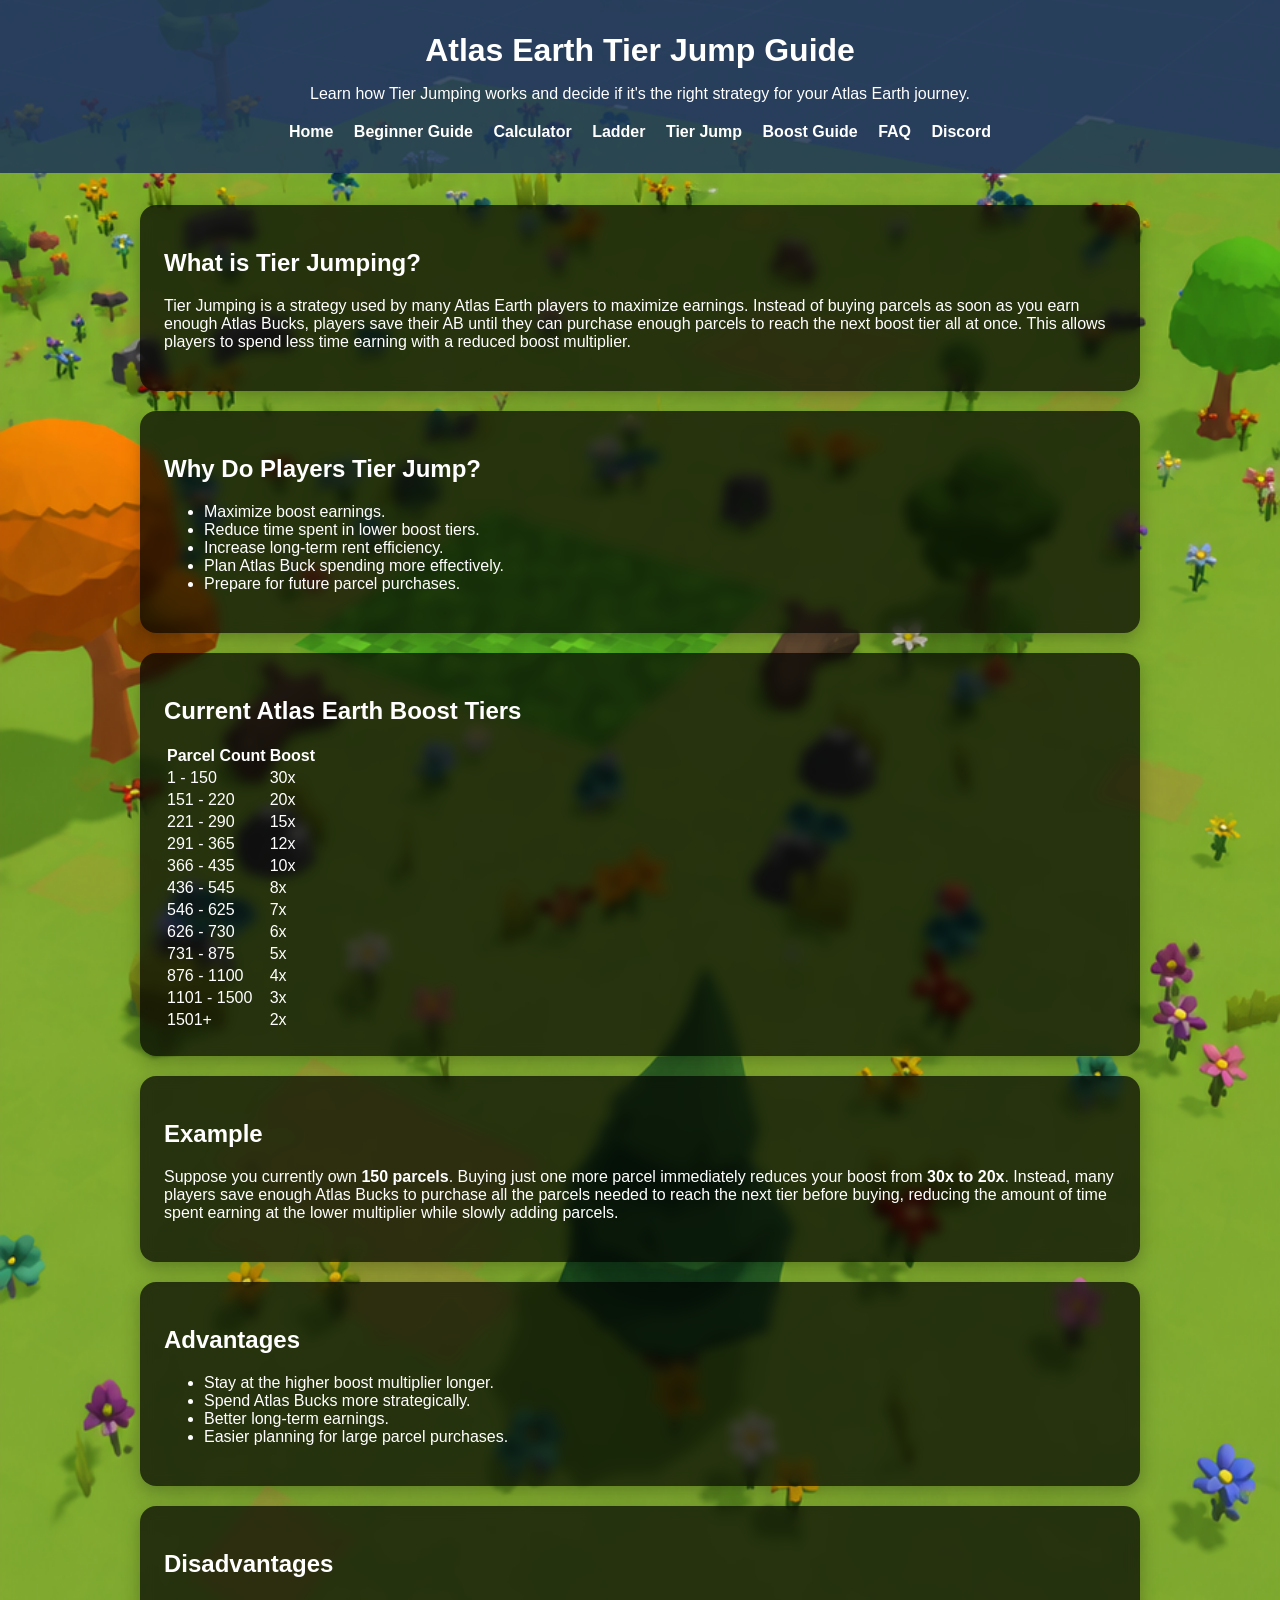
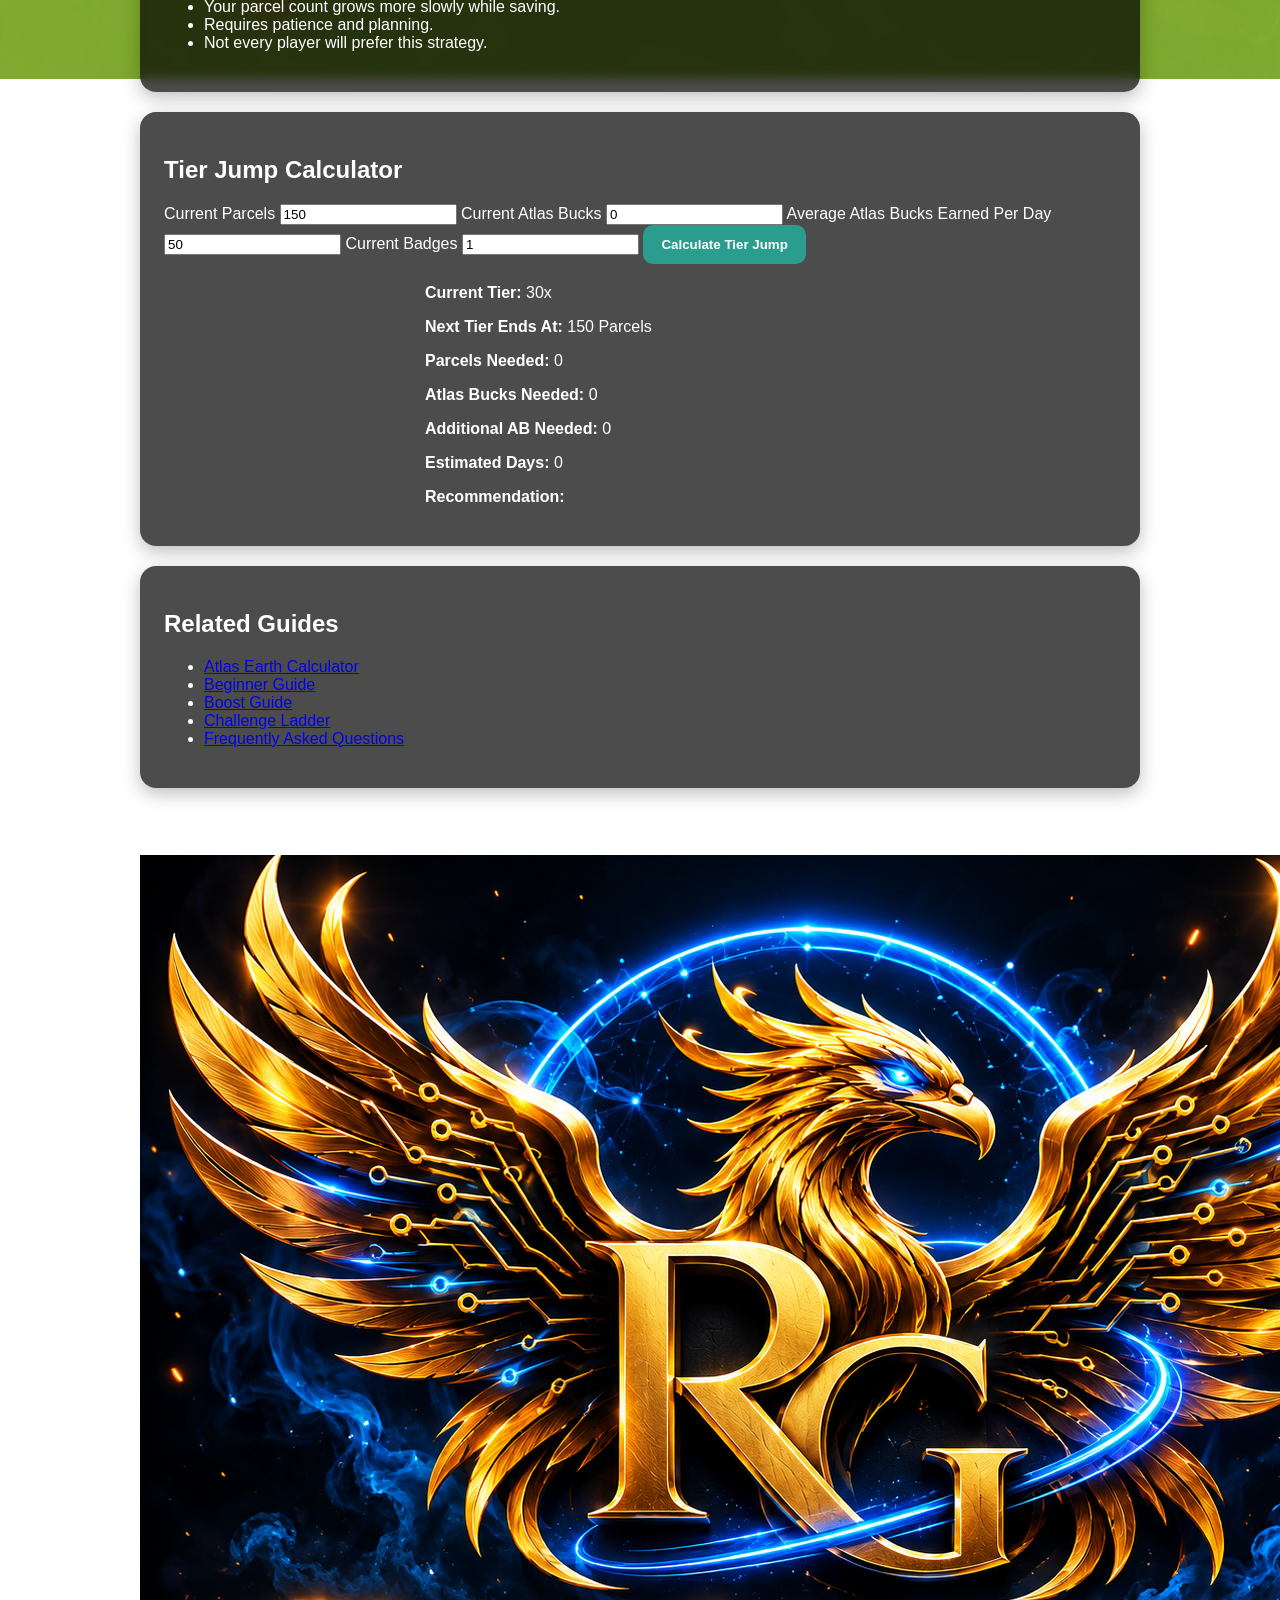
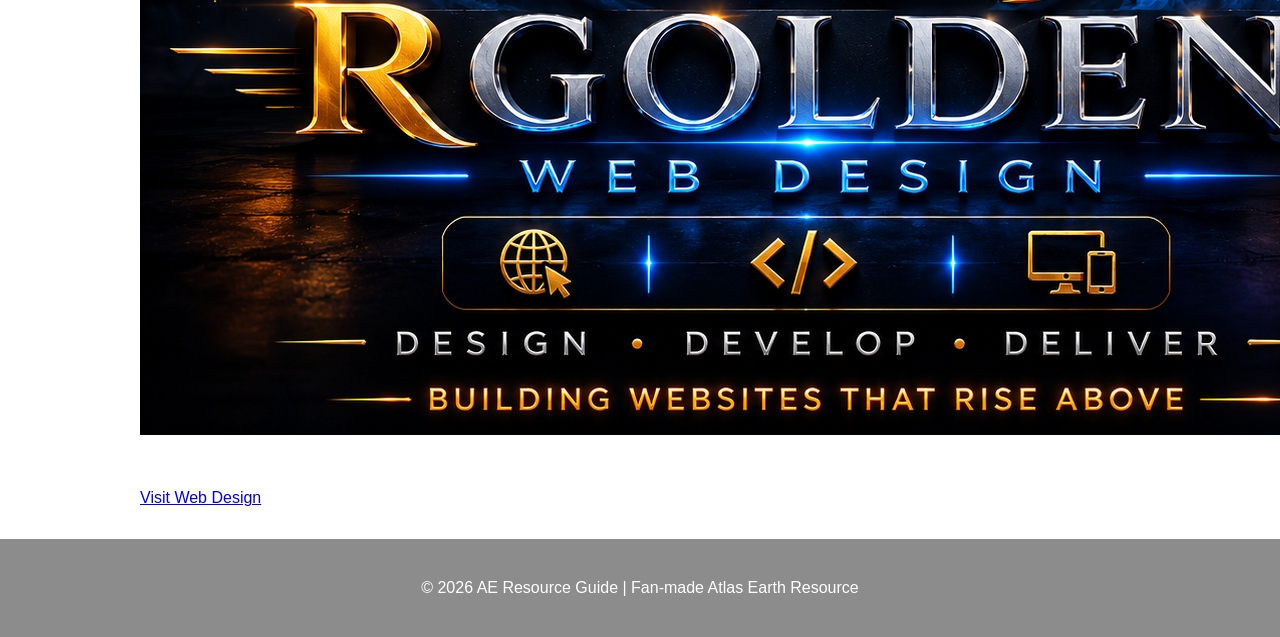
<file: tier-jump.html>
<!DOCTYPE html>
<html lang="en">
<head>
    <meta charset="UTF-8">
    <meta name="viewport" content="width=device-width, initial-scale=1.0">

    <title>Atlas Earth Tier Jump Guide | Boost Tiers, Strategy & Calculator</title>

    <meta name="description" content="Learn how Atlas Earth Tier Jumping works. View every boost tier, understand when to save Atlas Bucks, and maximize your rent earnings with our free Tier Jump Guide and Calculator.">

    <meta name="keywords" content="Atlas Earth Tier Jump, Atlas Earth Boost Tiers, Atlas Earth Calculator, Atlas Earth Guide, Atlas Earth Strategy, Atlas Earth Parcels, Atlas Earth AB">

    <meta name="author" content="AE Resource Guide">

    <meta property="og:title" content="Atlas Earth Tier Jump Guide">
    <meta property="og:description" content="Learn the best Tier Jump strategy, boost tiers, and parcel planning for Atlas Earth.">
    <meta property="og:type" content="website">
    <meta property="og:url" content="https://aeresourceguide.com/tier-jump.html">

    <link rel="stylesheet" href="atlas-style.css">
</head>

<body>

<header class="site-header">

<h1>Atlas Earth Tier Jump Guide</h1>

<p>
Learn how Tier Jumping works and decide if it's the right strategy for your Atlas Earth journey.
</p>

<nav>

<a href="index.html">Home</a>
<a href="guide.html">Beginner Guide</a>
<a href="calculator.html">Calculator</a>
<a href="ladder.html">Ladder</a>
<a href="tier-jump.html">Tier Jump</a>
<a href="atlas-boost.html">Boost Guide</a>
<a href="faq.html">FAQ</a>
<a href="https://discord.gg/xw7KMxheKb" target="_blank">Discord</a>

</nav>

</header>

<main class="container">

<section class="card">

<h2>What is Tier Jumping?</h2>

<p>

Tier Jumping is a strategy used by many Atlas Earth players to maximize earnings. Instead of buying parcels as soon as you earn enough Atlas Bucks, players save their AB until they can purchase enough parcels to reach the next boost tier all at once. This allows players to spend less time earning with a reduced boost multiplier.

</p>

</section>

<section class="card">

<h2>Why Do Players Tier Jump?</h2>

<ul>

<li>Maximize boost earnings.</li>

<li>Reduce time spent in lower boost tiers.</li>

<li>Increase long-term rent efficiency.</li>

<li>Plan Atlas Buck spending more effectively.</li>

<li>Prepare for future parcel purchases.</li>

</ul>

</section>

<section class="card">

<h2>Current Atlas Earth Boost Tiers</h2>

<table class="tier-table">

<tr>
<th>Parcel Count</th>
<th>Boost</th>
</tr>

<tr><td>1 - 150</td><td>30x</td></tr>
<tr><td>151 - 220</td><td>20x</td></tr>
<tr><td>221 - 290</td><td>15x</td></tr>
<tr><td>291 - 365</td><td>12x</td></tr>
<tr><td>366 - 435</td><td>10x</td></tr>
<tr><td>436 - 545</td><td>8x</td></tr>
<tr><td>546 - 625</td><td>7x</td></tr>
<tr><td>626 - 730</td><td>6x</td></tr>
<tr><td>731 - 875</td><td>5x</td></tr>
<tr><td>876 - 1100</td><td>4x</td></tr>
<tr><td>1101 - 1500</td><td>3x</td></tr>
<tr><td>1501+</td><td>2x</td></tr>

</table>

</section>

<section class="card">

<h2>Example</h2>

<p>

Suppose you currently own <strong>150 parcels</strong>. Buying just one more parcel immediately reduces your boost from <strong>30x to 20x</strong>. Instead, many players save enough Atlas Bucks to purchase all the parcels needed to reach the next tier before buying, reducing the amount of time spent earning at the lower multiplier while slowly adding parcels.

</p>

</section>

<section class="card">

<h2>Advantages</h2>

<ul>

<li>Stay at the higher boost multiplier longer.</li>

<li>Spend Atlas Bucks more strategically.</li>

<li>Better long-term earnings.</li>

<li>Easier planning for large parcel purchases.</li>

</ul>

</section>

<section class="card">

<h2>Disadvantages</h2>

<ul>

<li>Your parcel count grows more slowly while saving.</li>

<li>Requires patience and planning.</li>

<li>Not every player will prefer this strategy.</li>

</ul>

</section>

<section class="card">

<h2>Tier Jump Calculator</h2>

<label>Current Parcels</label>
<input type="number" id="currentParcels" value="150">

<label>Current Atlas Bucks</label>
<input type="number" id="currentAB" value="0">

<label>Average Atlas Bucks Earned Per Day</label>
<input type="number" id="abPerDay" value="50">

<label>Current Badges</label>
<input type="number" id="currentBadges" value="1">

<button id="calculateTierJump">
Calculate Tier Jump
</button>

<div class="result-box">

<p><strong>Current Tier:</strong>
<span id="currentTier">30x</span></p>

<p><strong>Next Tier Ends At:</strong>
<span id="nextTier">150</span> Parcels</p>

<p><strong>Parcels Needed:</strong>
<span id="neededParcels">0</span></p>

<p><strong>Atlas Bucks Needed:</strong>
<span id="neededAB">0</span></p>

<p><strong>Additional AB Needed:</strong>
<span id="remainingAB">0</span></p>

<p><strong>Estimated Days:</strong>
<span id="daysNeeded">0</span></p>

<p><strong>Recommendation:</strong></p>

<p id="tierRecommendation"></p>

</div>

</section>


<section class="card">

<h2>Related Guides</h2>

<ul>

<li><a href="calculator.html">Atlas Earth Calculator</a></li>

<li><a href="guide.html">Beginner Guide</a></li>

<li><a href="boost-guide.html">Boost Guide</a></li>

<li><a href="ladder.html">Challenge Ladder</a></li>

<li><a href="faq.html">Frequently Asked Questions</a></li>

</ul>

</section>

    <section class="partner-section">
    <h2>Explore Our Family Businesses</h2>

    <div class="partner-grid">

        <div class="partner-card">
            <a href="https://rgolden88.github.io/rgoldenwebdesign/" target="_blank">
                <img src="rgolden-logo.png"
                     alt="RGolden Web Design"
                     class="partner-logo">
            </a>

            <p>
                Professional websites, SEO, and custom web solutions for businesses of all sizes.
            </p>

            <a class="partner-button"
               href="https://rgolden88.github.io/rgoldenwebdesign/"
               target="_blank">
                Visit Web Design
            </a>
        </div>

    </div>
</section>

</main>

<footer>

<p>

© 2026 AE Resource Guide | Fan-made Atlas Earth Resource

</p>

</footer>
<script src="tier-jump.js"></script>
</body>
</html>
</file>
<file: atlas-style.css>
* {
  box-sizing: border-box;
}

body {
  margin: 0;
  font-family: Arial, Helvetica, sans-serif;
  color: white;

  background-image: url("atlas-logo.png");
  background-size: cover;
  background-position: center;
  background-attachment: fixed;
  background-repeat: no-repeat;
}

.site-header {
  background: rgba(29, 53, 87, 0.85);
  color: white;
  text-align: center;
  padding: 32px 16px;
}

.site-header h1 {
  margin: 0 0 8px;
}

nav {
  margin-top: 20px;
}

nav a {
  color: white;
  text-decoration: none;
  margin: 0 8px;
  font-weight: bold;
}

nav a:hover {
  text-decoration: underline;
}

.container {
  width: min(1000px, 92%);
  margin: 32px auto;
}

.hero-card,
.card,
.chat-card {
  background: rgba(0, 0, 0, 0.70);
  backdrop-filter: blur(6px);
  color: white;
  padding: 24px;
  margin-bottom: 20px;
  border-radius: 16px;
  box-shadow: 0 6px 18px rgba(0, 0, 0, 0.25);
}

.grid {
  display: grid;
  grid-template-columns: repeat(3, 1fr);
  gap: 18px;
}

.button,
button {
  display: inline-block;
  background: #2a9d8f;
  color: white;
  padding: 12px 18px;
  border: none;
  border-radius: 10px;
  text-decoration: none;
  cursor: pointer;
  font-weight: bold;
}

.button:hover,
button:hover {
  background: #21867a;
}

.secondary-button {
  margin-top: 12px;
  background: #6c757d;
}

.secondary-button:hover {
  background: #565e64;
}

.warning {
  border-left: 8px solid #e9c46a;
}

.small-text {
  font-size: 0.95rem;
  color: #f1f1f1;
}

.chat-controls {
  margin-bottom: 12px;
}

footer {
  text-align: center;
  color: white;
  padding: 24px;
  background: rgba(0, 0, 0, 0.45);
}

@media (max-width: 750px) {
  .grid {
    grid-template-columns: 1fr;
  }

  nav a {
    display: inline-block;
    margin: 6px;
  }
}

.parcel-calculator {
  max-width: 650px;
  margin: 30px auto;
}

.parcel-calculator h2 {
  text-align: center;
  margin-bottom: 18px;
}

.parcel-table {
  display: grid;
  grid-template-columns: 1.4fr 0.9fr 0.8fr;
  max-width: 430px;
  margin: 0 auto 25px;
  border: 2px solid black;
  border-radius: 10px;
  overflow: hidden;
  background: white;
  color: black;
}

.parcel-table > div {
  min-height: 42px;
  padding: 7px;
  border-right: 1px solid black;
  border-bottom: 1px solid black;
  display: flex;
  align-items: center;
  justify-content: center;
}

.parcel-table > div:nth-child(3n) {
  border-right: none;
}

.table-heading {
  background: #2f9f12;
  color: white;
  font-weight: bold;
  text-align: center;
}

.parcel-type {
  background: #169b0b;
  color: white;
  font-weight: bold;
  justify-content: flex-end !important;
  padding-right: 14px !important;
}

.parcel-count {
  background: #eeeeee;
}

.parcel-count input {
  width: 90%;
  height: 30px;
  border: none;
  border-radius: 7px;
  text-align: center;
  font-size: 17px;
  background: white;
}

.parcel-percent {
  font-weight: bold;
  font-size: 17px;
}

.common-percent {
  background: #46ff00;
}

.rare-percent {
  background: #20b7f5;
}

.epic-percent {
  background: #d736e8;
}

.legendary-percent {
  background: #ff9f18;
}

.total-label {
  background: #58a52a;
  color: white;
  font-weight: bold;
  justify-content: flex-end !important;
  padding-right: 14px !important;
}

.total-count {
  background: white;
  font-size: 21px;
}

.total-empty {
  background: white;
}

.extra-input-grid {
  display: grid;
  grid-template-columns: repeat(2, 1fr);
  gap: 15px;
  margin: 20px 0;
}

.input-group {
  display: flex;
  flex-direction: column;
}

.input-group label {
  font-weight: bold;
  margin-bottom: 6px;
}

.input-group input,
.input-group select {
  width: 100%;
  padding: 11px;
  border: 1px solid #aaa;
  border-radius: 8px;
  font-size: 16px;
}

#calculateRent {
  display: block;
  width: 100%;
  max-width: 430px;
  margin: 20px auto;
}

.result-box {
  max-width: 430px;
  margin: 20px auto 0;
}

@media (max-width: 600px) {
  .parcel-table {
    grid-template-columns: 1.3fr 0.8fr 0.8fr;
    width: 100%;
  }

  .extra-input-grid {
    grid-template-columns: 1fr;
  }

  .parcel-type {
    font-size: 14px;
  }
}

.confirmed-badge-grid {
  display: grid;
  grid-template-columns: repeat(5, minmax(0, 1fr));
  gap: 18px;
  margin-top: 24px;
}

.confirmed-badge-card {
  background: rgba(255, 255, 255, 0.92);
  color: #222;
  padding: 12px;
  border-radius: 14px;
  text-align: center;
  box-shadow: 0 4px 14px rgba(0, 0, 0, 0.35);
  transition:
    transform 0.2s ease,
    box-shadow 0.2s ease;
}

.confirmed-badge-card:hover {
  transform: translateY(-4px);
  box-shadow: 0 8px 20px rgba(0, 0, 0, 0.45);
}

.confirmed-badge-card a {
  display: block;
  text-decoration: none;
}

.confirmed-badge-card img {
  width: 100%;
  aspect-ratio: 1 / 1;
  object-fit: contain;
  display: block;
  border-radius: 12px;
  background: white;
}

.confirmed-badge-card p {
  margin: 10px 0 0;
  color: #222;
  font-size: 14px;
  font-weight: bold;
  text-shadow: none;
}

@media (max-width: 900px) {
  .confirmed-badge-grid {
    grid-template-columns: repeat(3, minmax(0, 1fr));
  }
}

@media (max-width: 550px) {
  .confirmed-badge-grid {
    grid-template-columns: repeat(2, minmax(0, 1fr));
    gap: 12px;
  }
}

.parcel-list {
  list-style: none;
  padding: 0;
  margin: 20px 0;
  display: grid;
  grid-template-columns: repeat(4, 1fr);
  gap: 18px;
}

.parcel-item {
  background: #ffffff;
  border: 2px solid #d9e1e8;
  border-radius: 12px;
  padding: 15px;
  text-align: center;
  box-shadow: 0 4px 10px rgba(0, 0, 0, 0.12);
}

.parcel-image {
  width: 100%;
  max-width: 200px;
  aspect-ratio: 1 / 1;
  object-fit: cover;
  border-radius: 10px;
}

.parcel-item h3 {
  margin: 12px 0 6px;
}

.parcel-item p {
  margin: 0;
  line-height: 1.5;
}

@media (max-width: 800px) {
  .parcel-list {
    grid-template-columns: repeat(2, 1fr);
  }
}

@media (max-width: 480px) {
  .parcel-list {
    grid-template-columns: 1fr;
  }
}
</file>
